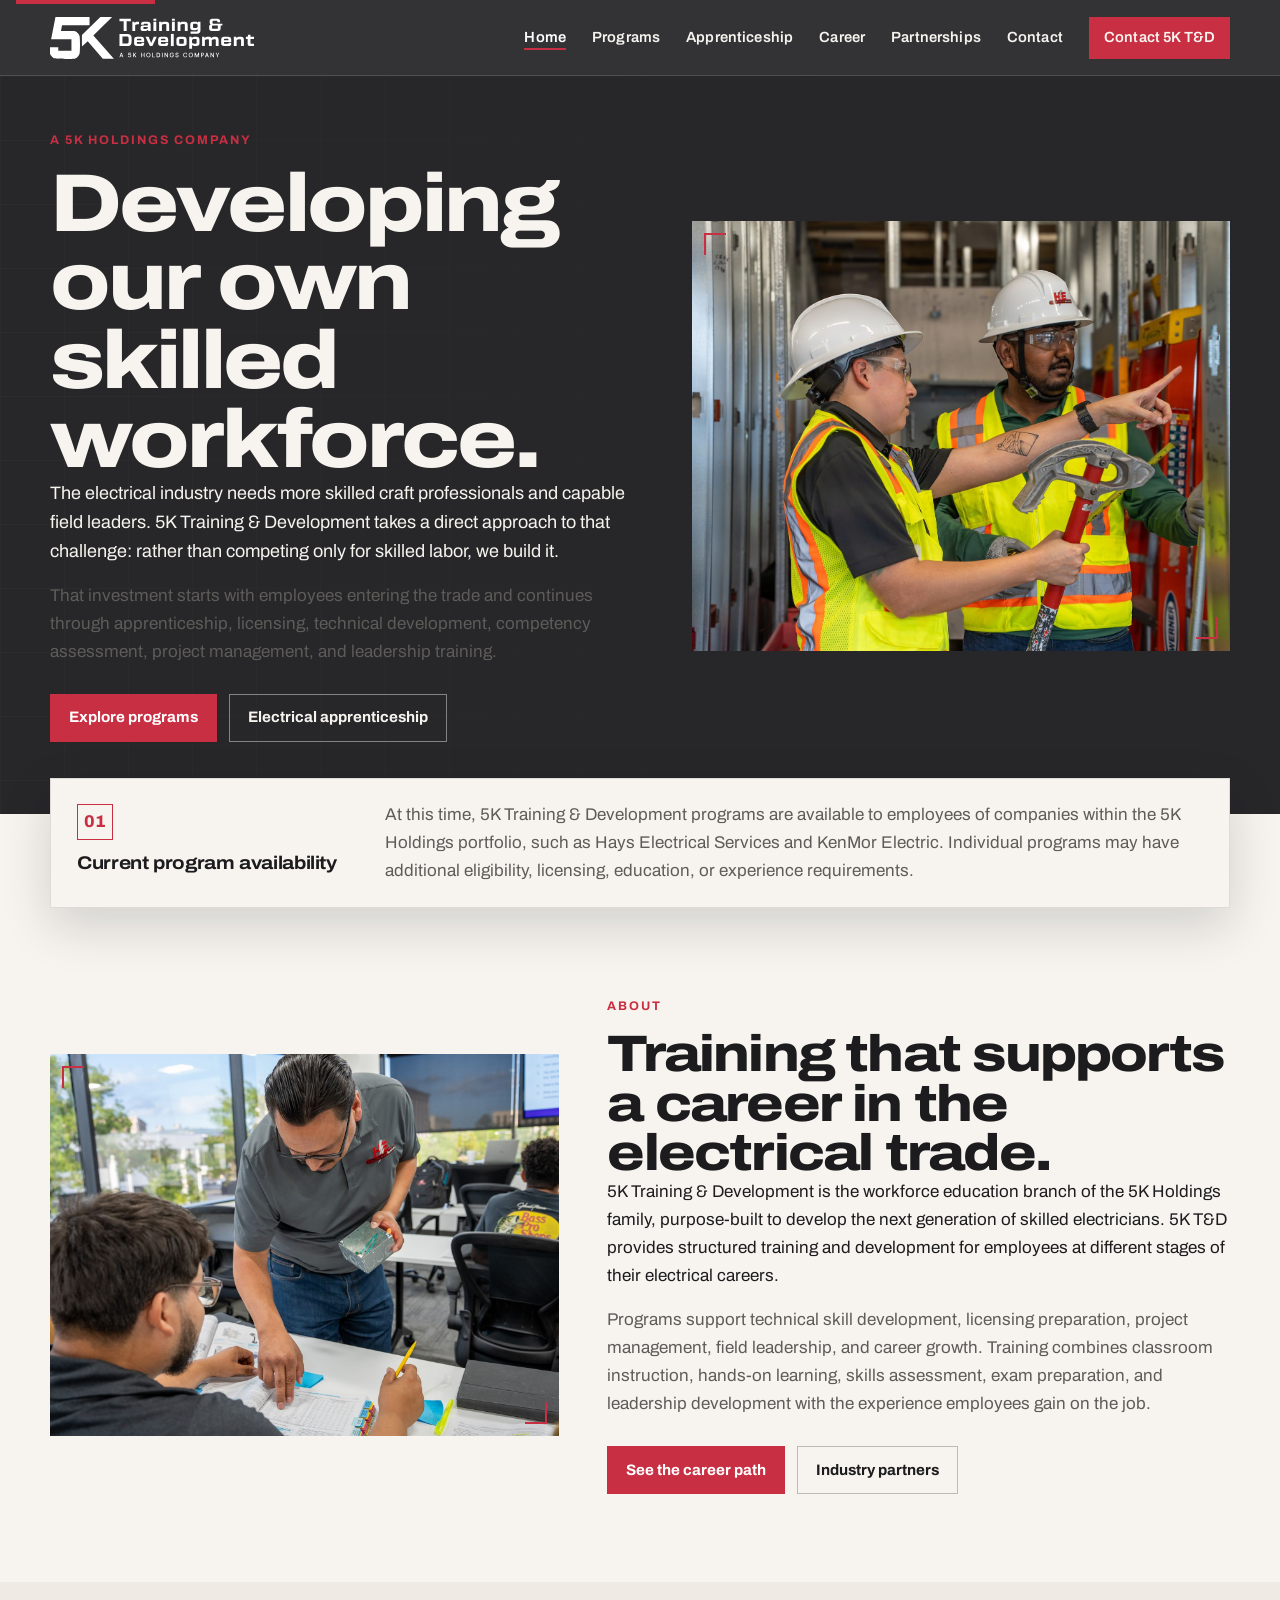
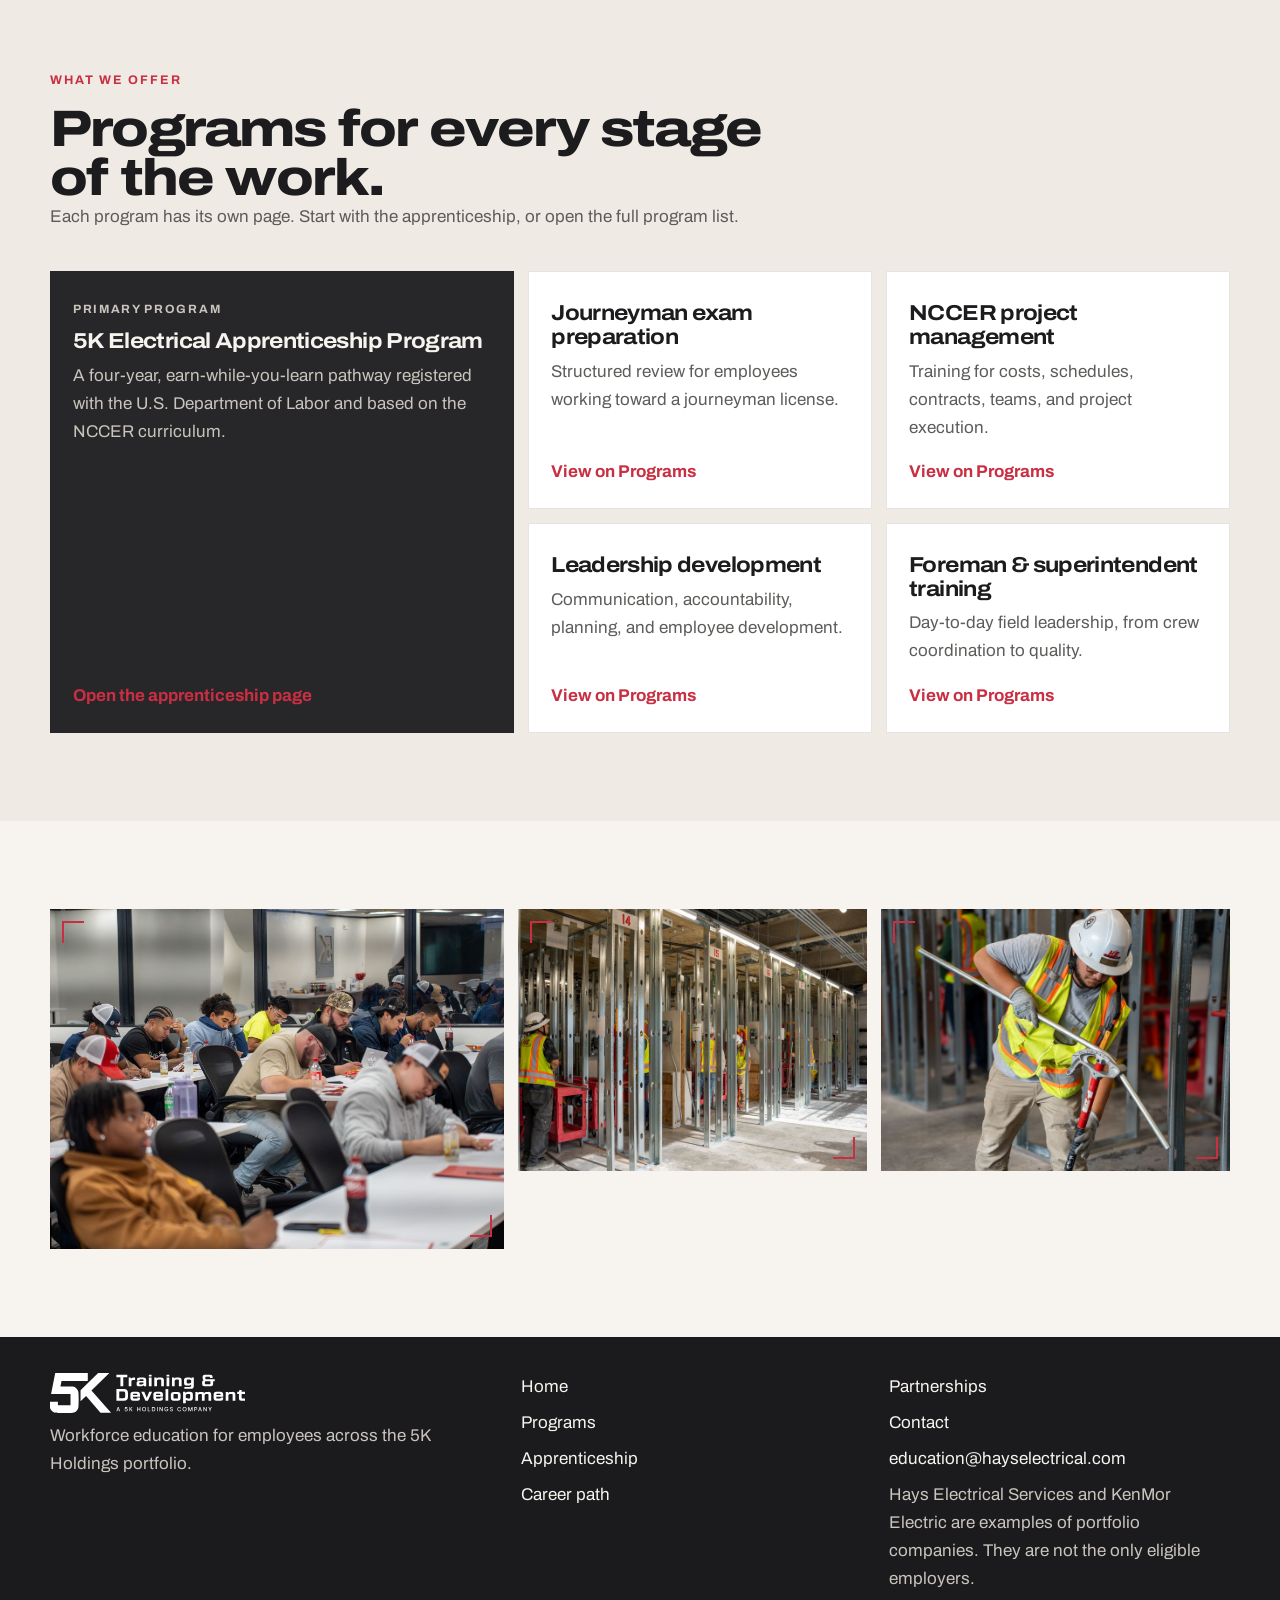
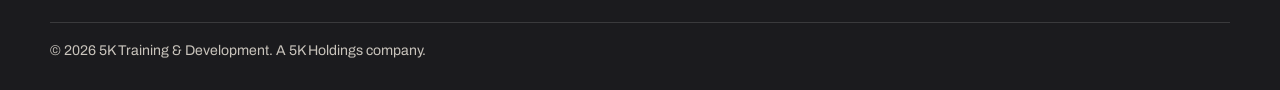
<file: index.html>
<!DOCTYPE html>
<html lang="en">
  <head>
    <meta charset="UTF-8" />
    <meta name="viewport" content="width=device-width, initial-scale=1.0" />
    <title>5K Training &amp; Development | Electrical Workforce Training</title>
    <meta
      name="description"
      content="5K Training &amp; Development provides electrical apprenticeship, licensing preparation, project management certification, leadership development, skills assessment, and competency testing for employees across the 5K Holdings portfolio."
    />
    <meta name="theme-color" content="#27272A" />
    <link rel="icon" href="assets/logo/icon-primary.svg" type="image/svg+xml" />
    <link rel="preconnect" href="https://fonts.googleapis.com" />
    <link rel="preconnect" href="https://fonts.gstatic.com" crossorigin />
    <link
      href="https://fonts.googleapis.com/css2?family=Archivo:ital,wdth,wght@0,75..125,400..800;1,100,400&display=swap"
      rel="stylesheet"
    />
    <link rel="stylesheet" href="css/styles.css" />
  </head>
  <body>
    <a class="skip" href="#main">Skip to content</a>
    <header class="site-header">
      <div class="wrap header-inner">
        <a class="brand" href="index.html" aria-label="5K Training &amp; Development home">
          <img src="assets/logo/logo-white.svg" alt="5K Training &amp; Development" />
        </a>
        <button class="nav-toggle" type="button" aria-expanded="false" aria-controls="site-nav" aria-label="Menu">
          <span></span>
        </button>
        <nav id="site-nav" class="nav" aria-label="Primary">
          <a href="index.html" aria-current="page">Home</a>
          <a href="programs.html">Programs</a>
          <a href="apprenticeship.html">Apprenticeship</a>
          <a href="career.html">Career</a>
          <a href="partnerships.html">Partnerships</a>
          <a href="contact.html">Contact</a>
          <a class="btn btn-primary header-cta" href="contact.html">Contact 5K T&amp;D</a>
        </nav>
      </div>
    </header>

    <main id="main">
      <section class="hero">
        <div class="wrap hero-grid">
          <div class="hero-copy reveal">
            <p class="eyebrow">A 5K Holdings company</p>
            <h1 class="display">Developing our own skilled workforce.</h1>
            <p class="lede">
              The electrical industry needs more skilled craft professionals and capable field leaders.
              5K Training &amp; Development takes a direct approach to that challenge: rather than competing
              only for skilled labor, we build it.
            </p>
            <p class="muted">
              That investment starts with employees entering the trade and continues through apprenticeship,
              licensing, technical development, competency assessment, project management, and leadership training.
            </p>
            <div class="actions">
              <a class="btn btn-primary" href="programs.html">Explore programs</a>
              <a class="btn btn-ghost" href="apprenticeship.html">Electrical apprenticeship</a>
            </div>
          </div>
          <figure class="frame reveal reveal-delay">
            <img
              src="assets/photos/mentorship.jpg"
              alt="An instructor points out a detail while an apprentice holds a conduit bender in the training lab."
            />
            <figcaption class="frame-cap"><span>Lab instruction</span><span>Hands-on</span></figcaption>
          </figure>
        </div>
      </section>

      <div class="availability">
        <div class="wrap">
          <aside class="availability-card" aria-label="Current program availability">
            <div>
              <div class="mark" aria-hidden="true">01</div>
              <strong>Current program availability</strong>
            </div>
            <p>
              At this time, 5K Training &amp; Development programs are available to employees of companies
              within the 5K Holdings portfolio, such as Hays Electrical Services and KenMor Electric.
              Individual programs may have additional eligibility, licensing, education, or experience requirements.
            </p>
          </aside>
        </div>
      </div>

      <section class="section section-warm">
        <div class="wrap split reverse">
          <figure class="frame">
            <img
              src="assets/photos/classroom-instruction.jpg"
              alt="An instructor reviews course material with employees at a classroom table."
            />
            <figcaption class="frame-cap"><span>Classroom</span><span>Instruction</span></figcaption>
          </figure>
          <div>
            <p class="eyebrow">About</p>
            <h2 class="display">Training that supports a career in the electrical trade.</h2>
            <p>
              5K Training &amp; Development is the workforce education branch of the 5K Holdings family,
              purpose-built to develop the next generation of skilled electricians. 5K T&amp;D provides
              structured training and development for employees at different stages of their electrical careers.
            </p>
            <p class="muted">
              Programs support technical skill development, licensing preparation, project management, field
              leadership, and career growth. Training combines classroom instruction, hands-on learning, skills
              assessment, exam preparation, and leadership development with the experience employees gain on the job.
            </p>
            <div class="actions">
              <a class="btn btn-primary" href="career.html">See the career path</a>
              <a class="btn btn-ghost-dark" href="partnerships.html">Industry partners</a>
            </div>
          </div>
        </div>
      </section>

      <section class="section section-stone">
        <div class="wrap">
          <div class="section-head">
            <p class="eyebrow">What we offer</p>
            <h2 class="display">Programs for every stage of the work.</h2>
            <p class="muted">
              Each program has its own page. Start with the apprenticeship, or open the full program list.
            </p>
          </div>
          <div class="route-grid">
            <a class="route route-feature" href="apprenticeship.html">
              <div>
                <p class="tag">Primary program</p>
                <strong>5K Electrical Apprenticeship Program</strong>
                <p>A four-year, earn-while-you-learn pathway registered with the U.S. Department of Labor and based on the NCCER curriculum.</p>
              </div>
              <em>Open the apprenticeship page</em>
            </a>
            <a class="route" href="programs.html#journeyman">
              <div>
                <strong>Journeyman exam preparation</strong>
                <p>Structured review for employees working toward a journeyman license.</p>
              </div>
              <em>View on Programs</em>
            </a>
            <a class="route" href="programs.html#project-management">
              <div>
                <strong>NCCER project management</strong>
                <p>Training for costs, schedules, contracts, teams, and project execution.</p>
              </div>
              <em>View on Programs</em>
            </a>
            <a class="route" href="programs.html#leadership">
              <div>
                <strong>Leadership development</strong>
                <p>Communication, accountability, planning, and employee development.</p>
              </div>
              <em>View on Programs</em>
            </a>
            <a class="route" href="programs.html#foreman">
              <div>
                <strong>Foreman &amp; superintendent training</strong>
                <p>Day-to-day field leadership, from crew coordination to quality.</p>
              </div>
              <em>View on Programs</em>
            </a>
          </div>
        </div>
      </section>

      <section class="section section-warm">
        <div class="wrap">
          <div class="photo-row">
            <figure class="frame">
              <img src="assets/photos/classroom-group.jpg" alt="Employees working through course material in a classroom." />
              <figcaption class="frame-cap"><span>Classroom</span><span>Course work</span></figcaption>
            </figure>
            <figure class="frame">
              <img src="assets/photos/lab-bays.jpg" alt="Numbered training bays where employees practice electrical installations." />
              <figcaption class="frame-cap"><span>Lab</span><span>Practice bays</span></figcaption>
            </figure>
            <figure class="frame">
              <img src="assets/photos/conduit-bend.jpg" alt="An employee bends conduit with a hand bender in the training lab." />
              <figcaption class="frame-cap"><span>Skill</span><span>Conduit bending</span></figcaption>
            </figure>
          </div>
        </div>
      </section>
    </main>

    <footer class="site-footer">
      <div class="wrap footer-grid">
        <div>
          <img src="assets/logo/logo-white.svg" alt="5K Training &amp; Development" />
          <p>Workforce education for employees across the 5K Holdings portfolio.</p>
        </div>
        <div class="footer-links">
          <a href="index.html">Home</a>
          <a href="programs.html">Programs</a>
          <a href="apprenticeship.html">Apprenticeship</a>
          <a href="career.html">Career path</a>
        </div>
        <div class="footer-links">
          <a href="partnerships.html">Partnerships</a>
          <a href="contact.html">Contact</a>
          <a href="mailto:education@hayselectrical.com">education@hayselectrical.com</a>
          <span>Hays Electrical Services and KenMor Electric are examples of portfolio companies. They are not the only eligible employers.</span>
        </div>
      </div>
      <div class="wrap">
        <p class="legal">© 2026 5K Training &amp; Development. A 5K Holdings company.</p>
      </div>
    </footer>
    <script src="js/site.js"></script>
  </body>
</html>
</file>
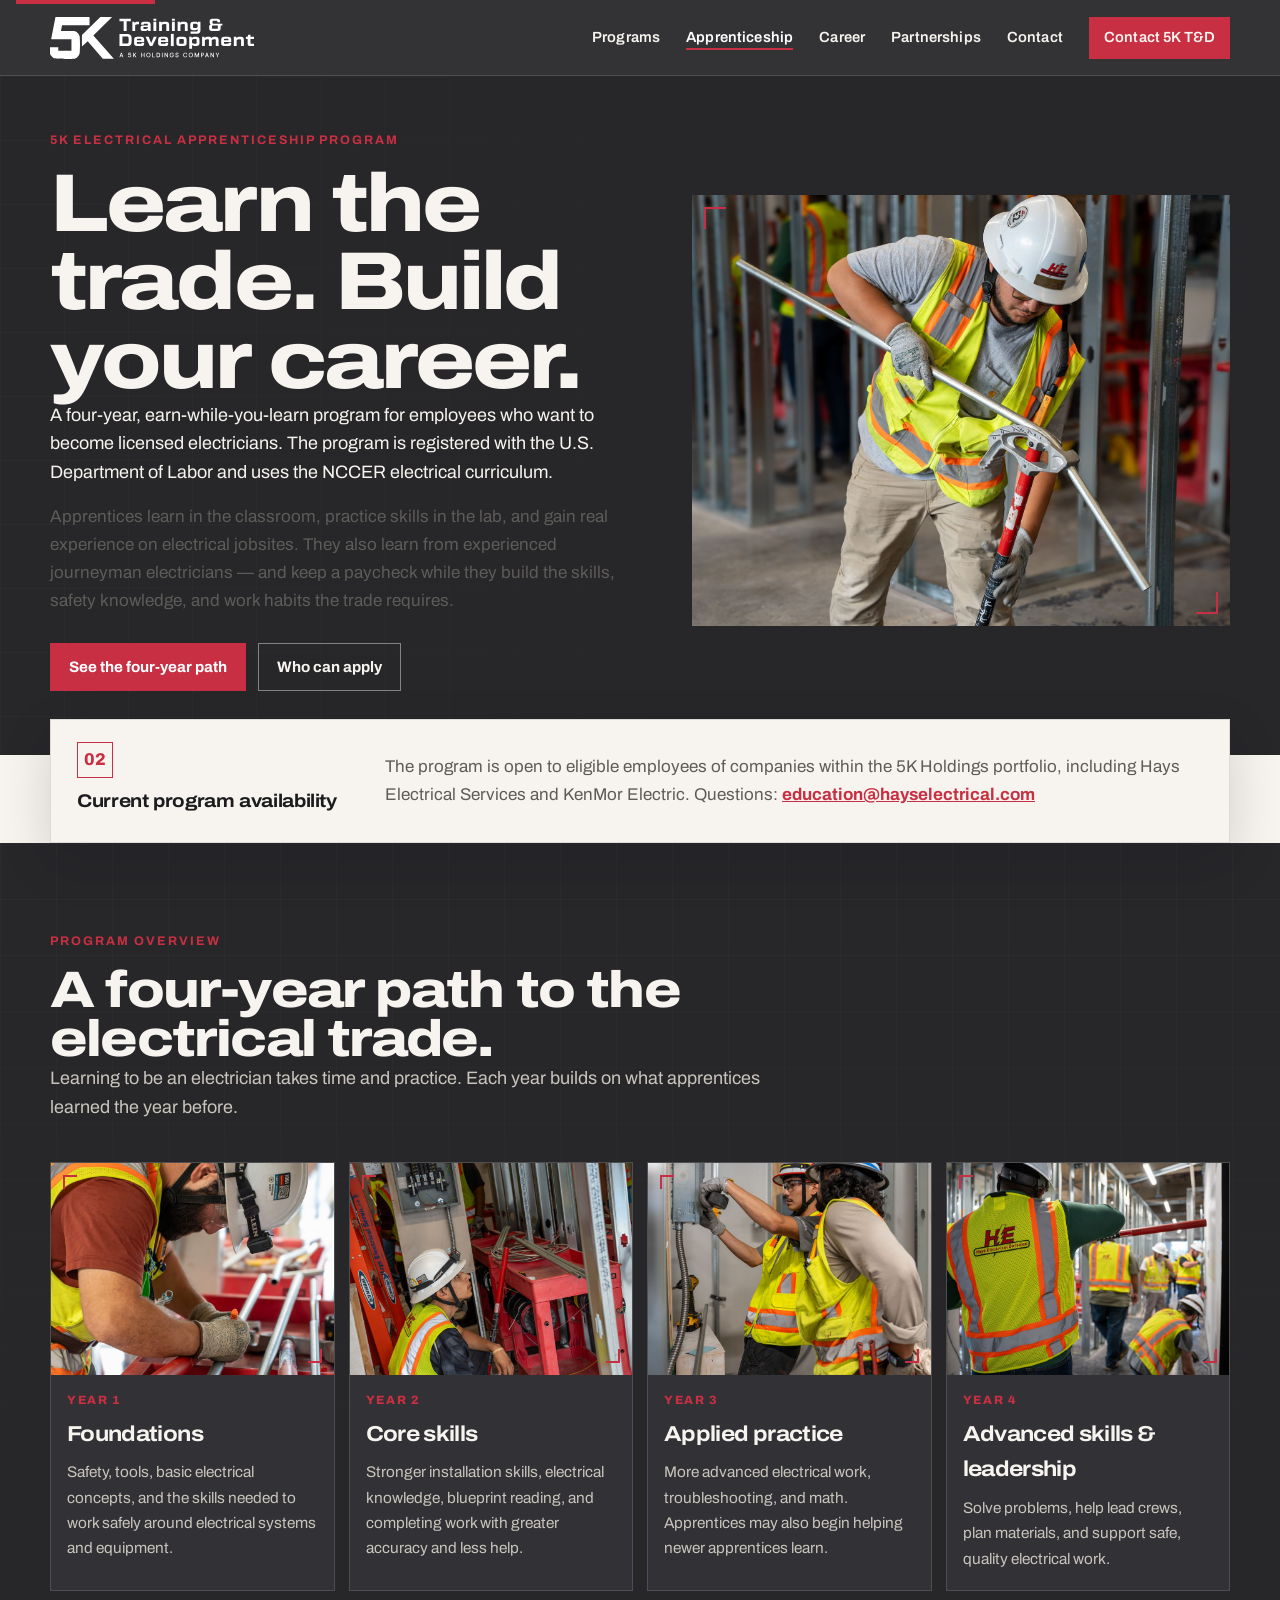
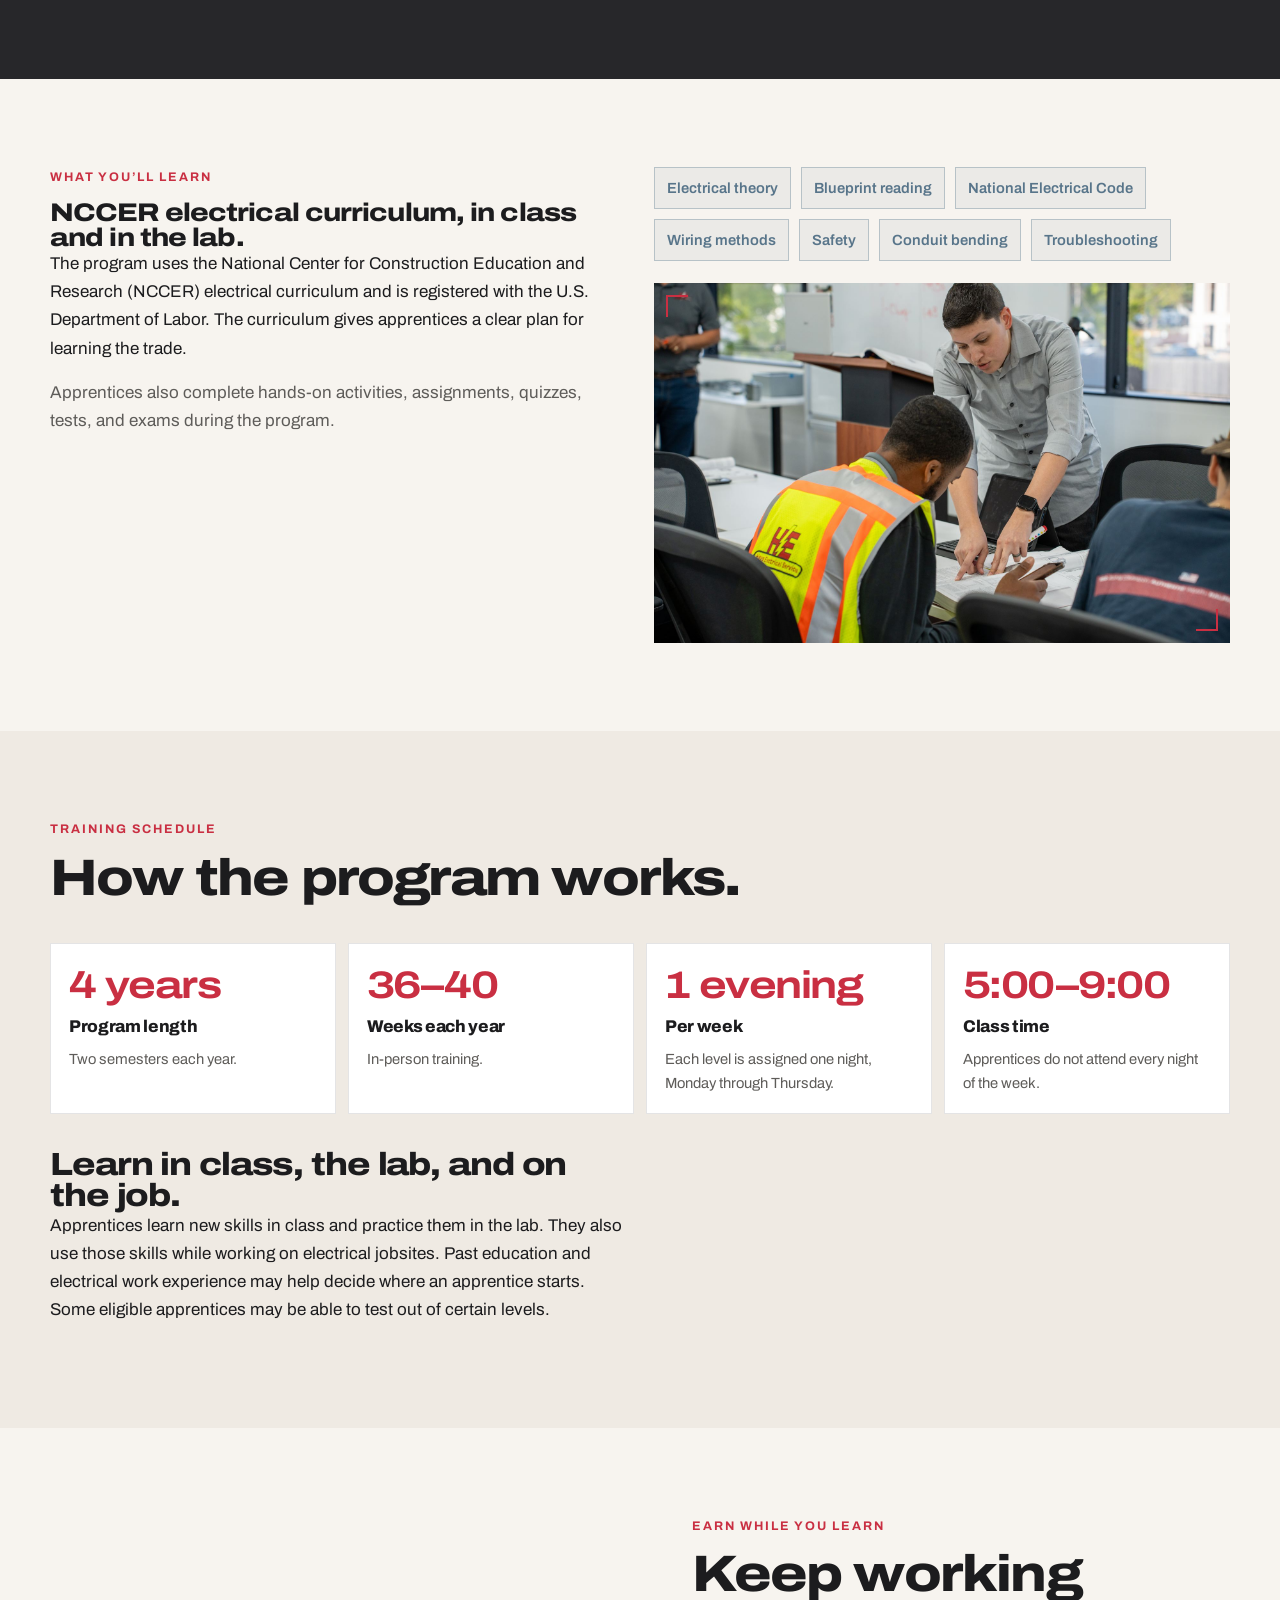
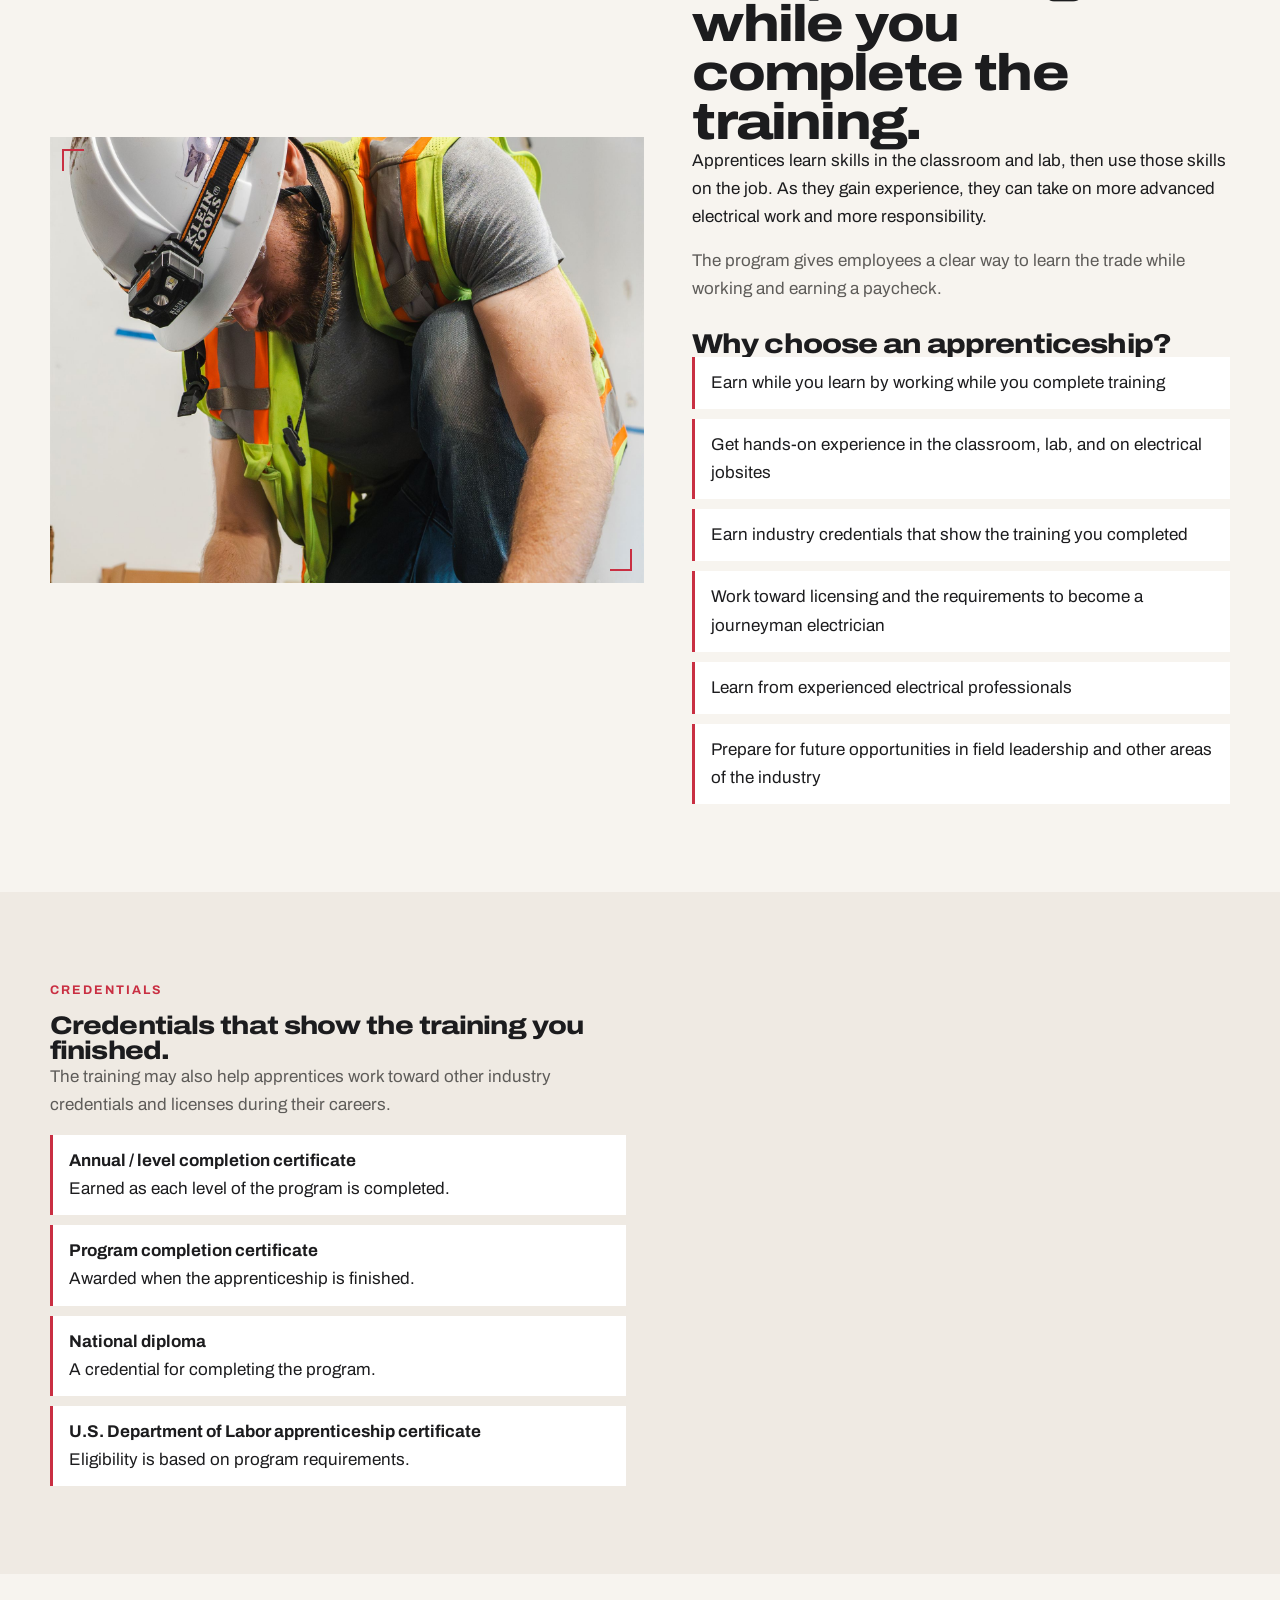
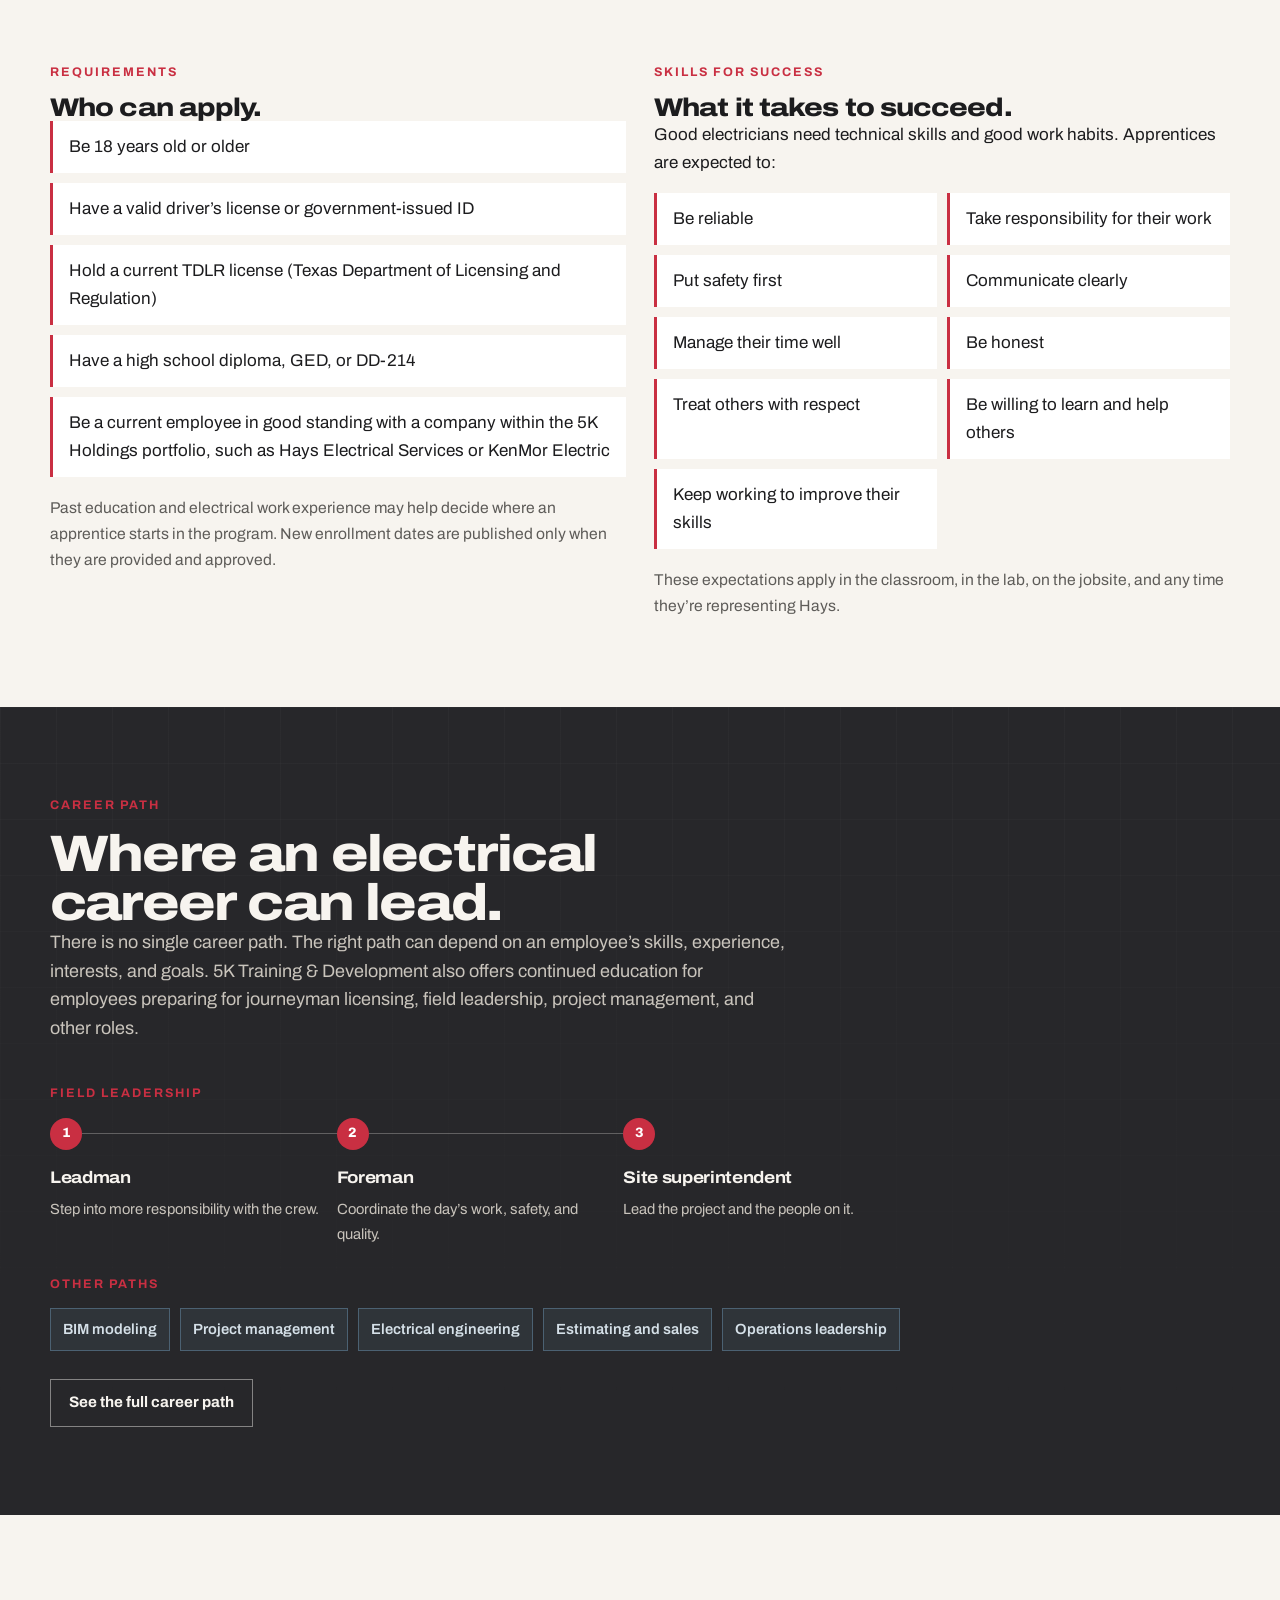
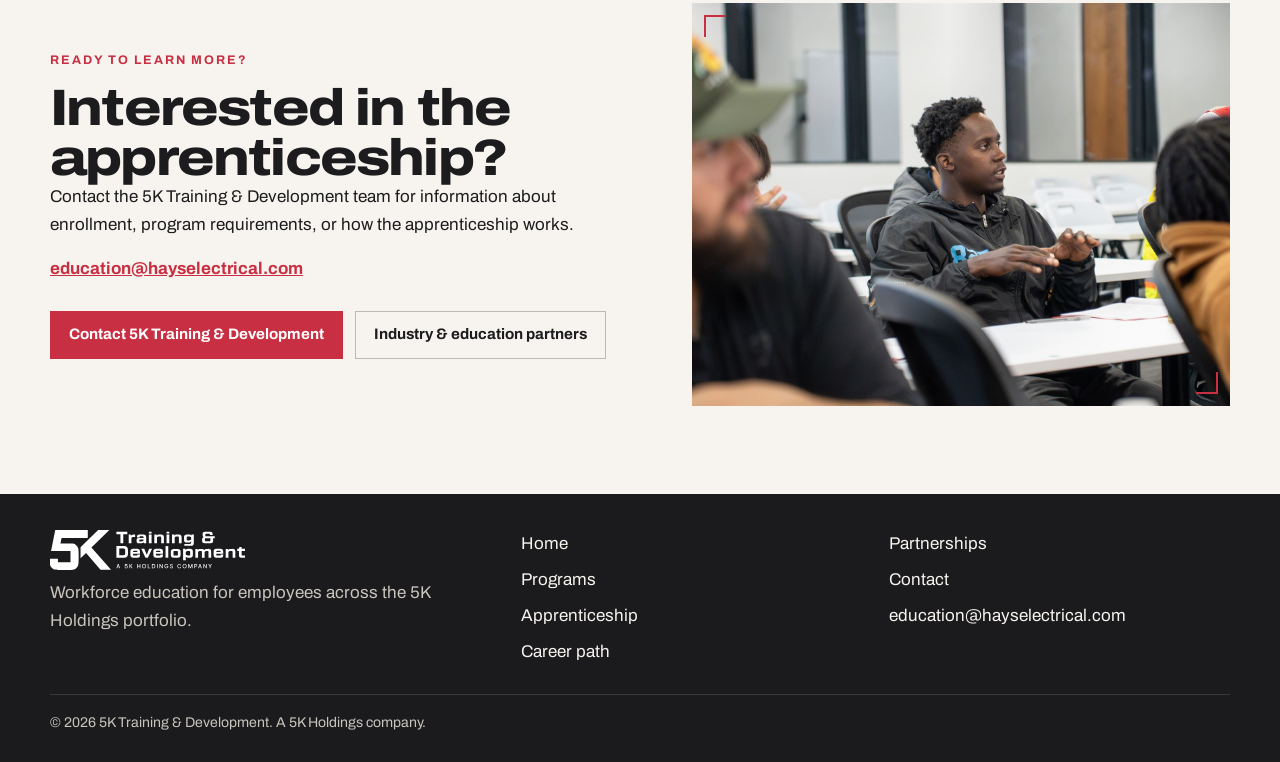
<file: apprenticeship.html>
<!DOCTYPE html>
<html lang="en">
  <head>
    <meta charset="UTF-8" />
    <meta name="viewport" content="width=device-width, initial-scale=1.0" />
    <title>5K Electrical Apprenticeship Program | 5K Training &amp; Development</title>
    <meta
      name="description"
      content="Learn about the four-year 5K Electrical Apprenticeship Program for eligible employees. Apprentices use the NCCER electrical curriculum and learn through classroom training, hands-on practice, and real jobsite experience."
    />
    <meta name="theme-color" content="#27272A" />
    <link rel="icon" href="assets/logo/icon-primary.svg" type="image/svg+xml" />
    <link rel="preconnect" href="https://fonts.googleapis.com" />
    <link rel="preconnect" href="https://fonts.gstatic.com" crossorigin />
    <link
      href="https://fonts.googleapis.com/css2?family=Archivo:ital,wdth,wght@0,75..125,400..800;1,100,400&display=swap"
      rel="stylesheet"
    />
    <link rel="stylesheet" href="css/styles.css" />
  </head>
  <body>
    <a class="skip" href="#main">Skip to content</a>
    <header class="site-header">
      <div class="wrap header-inner">
        <a class="brand" href="index.html" aria-label="5K Training &amp; Development home">
          <img src="assets/logo/logo-white.svg" alt="5K Training &amp; Development" />
        </a>
        <button class="nav-toggle" type="button" aria-expanded="false" aria-controls="site-nav" aria-label="Menu">
          <span></span>
        </button>
        <nav id="site-nav" class="nav" aria-label="Primary">
          <a href="programs.html">Programs</a>
          <a href="apprenticeship.html" aria-current="page">Apprenticeship</a>
          <a href="career.html">Career</a>
          <a href="partnerships.html">Partnerships</a>
          <a href="contact.html">Contact</a>
          <a class="btn btn-primary header-cta" href="contact.html?topic=5K%20Electrical%20Apprenticeship%20Program">Contact 5K T&amp;D</a>
        </nav>
      </div>
    </header>

    <main id="main">
      <section class="hero page-hero">
        <div class="wrap hero-grid">
          <div class="hero-copy reveal">
            <p class="eyebrow">5K Electrical Apprenticeship Program</p>
            <h1 class="display">Learn the trade. Build your career.</h1>
            <p class="lede">
              A four-year, earn-while-you-learn program for employees who want to become licensed electricians.
              The program is registered with the U.S. Department of Labor and uses the NCCER electrical curriculum.
            </p>
            <p class="muted">
              Apprentices learn in the classroom, practice skills in the lab, and gain real experience on electrical
              jobsites. They also learn from experienced journeyman electricians — and keep a paycheck while they build
              the skills, safety knowledge, and work habits the trade requires.
            </p>
            <div class="actions">
              <a class="btn btn-primary" href="#path">See the four-year path</a>
              <a class="btn btn-ghost" href="#requirements">Who can apply</a>
            </div>
          </div>
          <figure class="frame reveal reveal-delay">
            <img
              src="assets/photos/conduit-bend.jpg"
              alt="An apprentice bends electrical conduit during hands-on lab training."
            />
            <figcaption class="frame-cap"><span>Year path</span><span>Earn while you learn</span></figcaption>
          </figure>
        </div>
      </section>

      <div class="availability">
        <div class="wrap">
          <aside class="availability-card">
            <div>
              <div class="mark" aria-hidden="true">02</div>
              <strong>Current program availability</strong>
            </div>
            <p>
              The program is open to eligible employees of companies within the 5K Holdings portfolio, including
              Hays Electrical Services and KenMor Electric. Questions:
              <a href="mailto:education@hayselectrical.com">education@hayselectrical.com</a>
            </p>
          </aside>
        </div>
      </div>

      <section class="section section-graphite on-dark" id="path">
        <div class="wrap">
          <div class="section-head">
            <p class="eyebrow">Program overview</p>
            <h2 class="display">A four-year path to the electrical trade.</h2>
            <p class="lede">
              Learning to be an electrician takes time and practice. Each year builds on what apprentices learned
              the year before.
            </p>
          </div>
          <div class="year-grid">
            <article class="year-card">
              <figure class="frame">
                <img src="assets/photos/mark-conduit.jpg" alt="An apprentice marks conduit on a fabrication table." style="object-position: center 30%" />
              </figure>
              <div class="year-body">
                <div class="label">Year 1</div>
                <h3>Foundations</h3>
                <p>Safety, tools, basic electrical concepts, and the skills needed to work safely around electrical systems and equipment.</p>
              </div>
            </article>
            <article class="year-card">
              <figure class="frame">
                <img src="assets/photos/panel-work.jpg" alt="An apprentice measures and reviews work beside an electrical panel." style="object-position: center 35%" />
              </figure>
              <div class="year-body">
                <div class="label">Year 2</div>
                <h3>Core skills</h3>
                <p>Stronger installation skills, electrical knowledge, blueprint reading, and completing work with greater accuracy and less help.</p>
              </div>
            </article>
            <article class="year-card">
              <figure class="frame">
                <img src="assets/photos/install-box.jpg" alt="Two employees install an electrical box while a third observes." style="object-position: center 40%" />
              </figure>
              <div class="year-body">
                <div class="label">Year 3</div>
                <h3>Applied practice</h3>
                <p>More advanced electrical work, troubleshooting, and math. Apprentices may also begin helping newer apprentices learn.</p>
              </div>
            </article>
            <article class="year-card">
              <figure class="frame">
                <img src="assets/photos/crew-lab.jpg" alt="A crew lead watches apprentices practice installations in the training lab." />
              </figure>
              <div class="year-body">
                <div class="label">Year 4</div>
                <h3>Advanced skills &amp; leadership</h3>
                <p>Solve problems, help lead crews, plan materials, and support safe, quality electrical work.</p>
              </div>
            </article>
          </div>
        </div>
      </section>

      <section class="section section-warm" id="curriculum">
        <div class="wrap learn-grid">
          <div>
            <p class="eyebrow">What you’ll learn</p>
            <h2 class="display">NCCER electrical curriculum, in class and in the lab.</h2>
            <p>
              The program uses the National Center for Construction Education and Research (NCCER) electrical
              curriculum and is registered with the U.S. Department of Labor. The curriculum gives apprentices a
              clear plan for learning the trade.
            </p>
            <p class="muted">
              Apprentices also complete hands-on activities, assignments, quizzes, tests, and exams during the program.
            </p>
          </div>
          <div>
            <div class="chips" aria-label="Curriculum topics">
              <span class="chip">Electrical theory</span>
              <span class="chip">Blueprint reading</span>
              <span class="chip">National Electrical Code</span>
              <span class="chip">Wiring methods</span>
              <span class="chip">Safety</span>
              <span class="chip">Conduit bending</span>
              <span class="chip">Troubleshooting</span>
            </div>
            <figure class="frame" style="margin-top: 22px; aspect-ratio: 16 / 10">
              <img
                src="assets/photos/plans-review.jpg"
                alt="An instructor reviews drawings with an employee during class."
              />
            </figure>
          </div>
        </div>
      </section>

      <section class="section section-stone" id="schedule">
        <div class="wrap">
          <div class="section-head">
            <p class="eyebrow">Training schedule</p>
            <h2 class="display">How the program works.</h2>
          </div>
          <div class="stats">
            <article class="stat">
              <b>4 years</b>
              <span>Program length</span>
              <small>Two semesters each year.</small>
            </article>
            <article class="stat">
              <b>36–40</b>
              <span>Weeks each year</span>
              <small>In-person training.</small>
            </article>
            <article class="stat">
              <b>1 evening</b>
              <span>Per week</span>
              <small>Each level is assigned one night, Monday through Thursday.</small>
            </article>
            <article class="stat">
              <b>5:00–9:00</b>
              <span>Class time</span>
              <small>Apprentices do not attend every night of the week.</small>
            </article>
          </div>
          <div class="two" style="margin-top: 36px">
            <div>
              <h3 class="display" style="font-size: 2rem">Learn in class, the lab, and on the job.</h3>
              <p>
                Apprentices learn new skills in class and practice them in the lab. They also use those skills while
                working on electrical jobsites. Past education and electrical work experience may help decide where
                an apprentice starts. Some eligible apprentices may be able to test out of certain levels.
              </p>
            </div>
            <figure class="frame">
              <img
                src="assets/photos/lab-stations.jpg"
                alt="Apprentices work at separate lab stations with conduit, carts, and panels."
              />
            </figure>
          </div>
        </div>
      </section>

      <section class="section section-warm">
        <div class="wrap split">
          <figure class="frame">
            <img
              src="assets/photos/measure-conduit.jpg"
              alt="An apprentice measures and marks conduit on the floor of the training space."
              style="object-position: center 20%"
            />
          </figure>
          <div>
            <p class="eyebrow">Earn while you learn</p>
            <h2 class="display">Keep working while you complete the training.</h2>
            <p>
              Apprentices learn skills in the classroom and lab, then use those skills on the job. As they gain
              experience, they can take on more advanced electrical work and more responsibility.
            </p>
            <p class="muted">
              The program gives employees a clear way to learn the trade while working and earning a paycheck.
            </p>
            <h3 class="display" style="font-size: 1.7rem; margin-top: 28px">Why choose an apprenticeship?</h3>
            <ul class="check">
              <li>Earn while you learn by working while you complete training</li>
              <li>Get hands-on experience in the classroom, lab, and on electrical jobsites</li>
              <li>Earn industry credentials that show the training you completed</li>
              <li>Work toward licensing and the requirements to become a journeyman electrician</li>
              <li>Learn from experienced electrical professionals</li>
              <li>Prepare for future opportunities in field leadership and other areas of the industry</li>
            </ul>
          </div>
        </div>
      </section>

      <section class="section section-stone" id="credentials">
        <div class="wrap two">
          <div>
            <p class="eyebrow">Credentials</p>
            <h2 class="display">Credentials that show the training you finished.</h2>
            <p class="muted">
              The training may also help apprentices work toward other industry credentials and licenses during their careers.
            </p>
            <ul class="cred-list">
              <li><strong>Annual / level completion certificate</strong> Earned as each level of the program is completed.</li>
              <li><strong>Program completion certificate</strong> Awarded when the apprenticeship is finished.</li>
              <li><strong>National diploma</strong> A credential for completing the program.</li>
              <li><strong>U.S. Department of Labor apprenticeship certificate</strong> Eligibility is based on program requirements.</li>
            </ul>
          </div>
          <figure class="frame">
            <img
              src="assets/photos/instructor.jpg"
              alt="An instructor teaches from the front of the classroom beside a lesson on conductors and bonding."
            />
          </figure>
        </div>
      </section>

      <section class="section section-warm" id="requirements">
        <div class="wrap two">
          <div>
            <p class="eyebrow">Requirements</p>
            <h2 class="display">Who can apply.</h2>
            <ul class="check">
              <li>Be 18 years old or older</li>
              <li>Have a valid driver’s license or government-issued ID</li>
              <li>Hold a current TDLR license (Texas Department of Licensing and Regulation)</li>
              <li>Have a high school diploma, GED, or DD-214</li>
              <li>Be a current employee in good standing with a company within the 5K Holdings portfolio, such as Hays Electrical Services or KenMor Electric</li>
            </ul>
            <p class="note">
              Past education and electrical work experience may help decide where an apprentice starts in the program.
              New enrollment dates are published only when they are provided and approved.
            </p>
          </div>
          <div>
            <p class="eyebrow">Skills for success</p>
            <h2 class="display">What it takes to succeed.</h2>
            <p>Good electricians need technical skills and good work habits. Apprentices are expected to:</p>
            <ul class="habit-list">
              <li>Be reliable</li>
              <li>Take responsibility for their work</li>
              <li>Put safety first</li>
              <li>Communicate clearly</li>
              <li>Manage their time well</li>
              <li>Be honest</li>
              <li>Treat others with respect</li>
              <li>Be willing to learn and help others</li>
              <li>Keep working to improve their skills</li>
            </ul>
            <p class="note">
              These expectations apply in the classroom, in the lab, on the jobsite, and any time they’re representing Hays.
            </p>
          </div>
        </div>
      </section>

      <section class="section section-graphite on-dark" id="career">
        <div class="wrap">
          <div class="section-head">
            <p class="eyebrow">Career path</p>
            <h2 class="display">Where an electrical career can lead.</h2>
            <p class="lede">
              There is no single career path. The right path can depend on an employee’s skills, experience,
              interests, and goals. 5K Training &amp; Development also offers continued education for employees
              preparing for journeyman licensing, field leadership, project management, and other roles.
            </p>
          </div>
          <p class="eyebrow">Field leadership</p>
          <div class="path path-short" aria-label="Field leadership roles">
            <article class="path-step">
              <div class="year-no">1</div>
              <h3>Leadman</h3>
              <p>Step into more responsibility with the crew.</p>
            </article>
            <article class="path-step">
              <div class="year-no">2</div>
              <h3>Foreman</h3>
              <p>Coordinate the day’s work, safety, and quality.</p>
            </article>
            <article class="path-step">
              <div class="year-no">3</div>
              <h3>Site superintendent</h3>
              <p>Lead the project and the people on it.</p>
            </article>
          </div>
          <p class="eyebrow">Other paths</p>
          <div class="chips">
            <span class="chip">BIM modeling</span>
            <span class="chip">Project management</span>
            <span class="chip">Electrical engineering</span>
            <span class="chip">Estimating and sales</span>
            <span class="chip">Operations leadership</span>
          </div>
          <div class="actions">
            <a class="btn btn-ghost" href="career.html">See the full career path</a>
          </div>
        </div>
      </section>

      <section class="section section-warm">
        <div class="wrap split">
          <div>
            <p class="eyebrow">Ready to learn more?</p>
            <h2 class="display">Interested in the apprenticeship?</h2>
            <p>
              Contact the 5K Training &amp; Development team for information about enrollment, program requirements,
              or how the apprenticeship works.
            </p>
            <p class="direct"><a href="mailto:education@hayselectrical.com">education@hayselectrical.com</a></p>
            <div class="actions">
              <a class="btn btn-primary" href="contact.html?topic=5K%20Electrical%20Apprenticeship%20Program">Contact 5K Training &amp; Development</a>
              <a class="btn btn-ghost-dark" href="partnerships.html">Industry &amp; education partners</a>
            </div>
          </div>
          <figure class="frame">
            <img
              src="assets/photos/classroom-discussion.jpg"
              alt="Employees in discussion during a classroom session."
            />
          </figure>
        </div>
      </section>
    </main>

    <footer class="site-footer">
      <div class="wrap footer-grid">
        <div>
          <img src="assets/logo/logo-white.svg" alt="5K Training &amp; Development" />
          <p>Workforce education for employees across the 5K Holdings portfolio.</p>
        </div>
        <div class="footer-links">
          <a href="index.html">Home</a>
          <a href="programs.html">Programs</a>
          <a href="apprenticeship.html">Apprenticeship</a>
          <a href="career.html">Career path</a>
        </div>
        <div class="footer-links">
          <a href="partnerships.html">Partnerships</a>
          <a href="contact.html">Contact</a>
          <a href="mailto:education@hayselectrical.com">education@hayselectrical.com</a>
        </div>
      </div>
      <div class="wrap">
        <p class="legal">© 2026 5K Training &amp; Development. A 5K Holdings company.</p>
      </div>
    </footer>
    <script src="js/site.js"></script>
  </body>
</html>
</file>
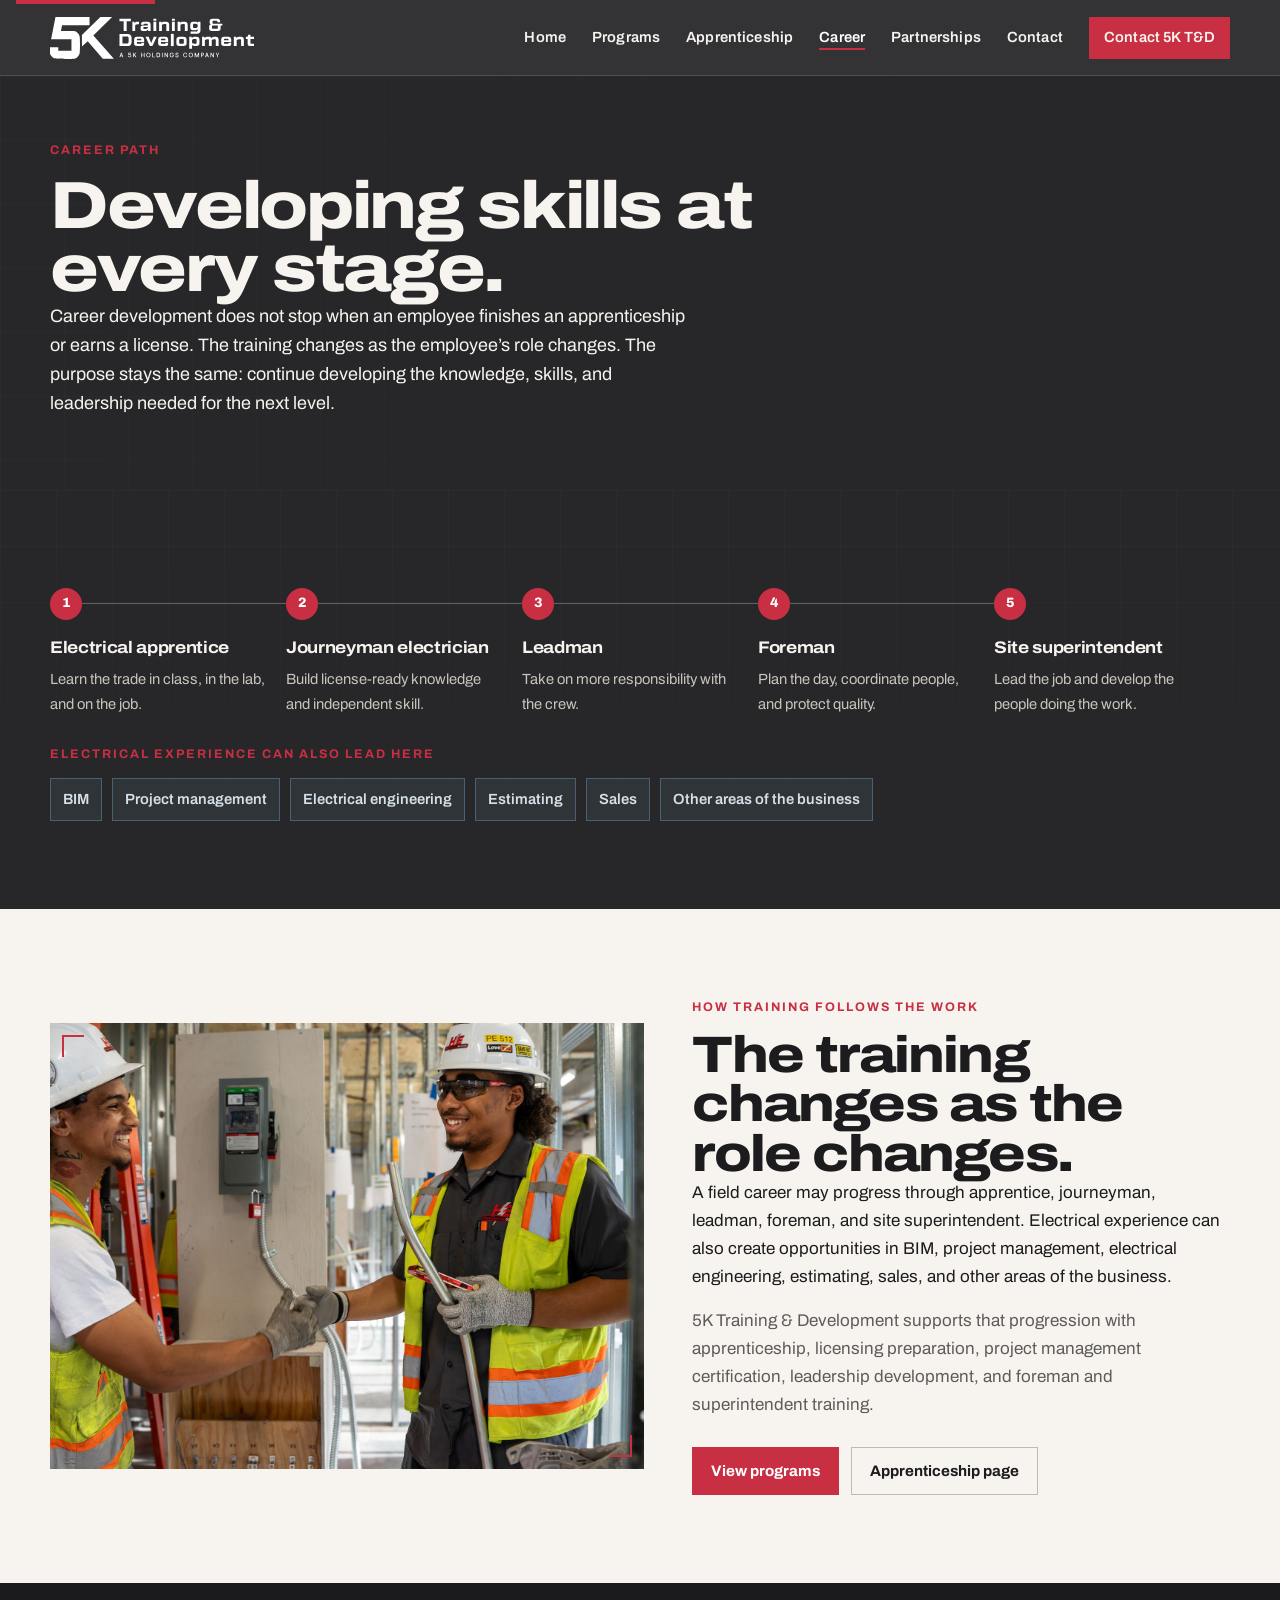
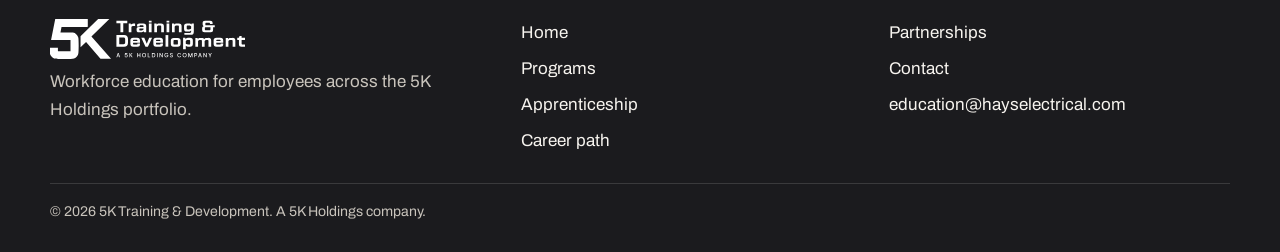
<file: career.html>
<!DOCTYPE html>
<html lang="en">
  <head>
    <meta charset="UTF-8" />
    <meta name="viewport" content="width=device-width, initial-scale=1.0" />
    <title>Career Path | 5K Training &amp; Development</title>
    <meta
      name="description"
      content="How training at 5K Training &amp; Development supports a field career from apprentice to superintendent, and into BIM, project management, engineering, estimating, and sales."
    />
    <meta name="theme-color" content="#27272A" />
    <link rel="icon" href="assets/logo/icon-primary.svg" type="image/svg+xml" />
    <link rel="preconnect" href="https://fonts.googleapis.com" />
    <link rel="preconnect" href="https://fonts.gstatic.com" crossorigin />
    <link
      href="https://fonts.googleapis.com/css2?family=Archivo:ital,wdth,wght@0,75..125,400..800;1,100,400&display=swap"
      rel="stylesheet"
    />
    <link rel="stylesheet" href="css/styles.css" />
  </head>
  <body>
    <a class="skip" href="#main">Skip to content</a>
    <header class="site-header">
      <div class="wrap header-inner">
        <a class="brand" href="index.html" aria-label="5K Training &amp; Development home">
          <img src="assets/logo/logo-white.svg" alt="5K Training &amp; Development" />
        </a>
        <button class="nav-toggle" type="button" aria-expanded="false" aria-controls="site-nav" aria-label="Menu">
          <span></span>
        </button>
        <nav id="site-nav" class="nav" aria-label="Primary">
          <a href="index.html">Home</a>
          <a href="programs.html">Programs</a>
          <a href="apprenticeship.html">Apprenticeship</a>
          <a href="career.html" aria-current="page">Career</a>
          <a href="partnerships.html">Partnerships</a>
          <a href="contact.html">Contact</a>
          <a class="btn btn-primary header-cta" href="contact.html">Contact 5K T&amp;D</a>
        </nav>
      </div>
    </header>

    <main id="main">
      <section class="page-banner">
        <div class="wrap">
          <p class="eyebrow">Career path</p>
          <h1 class="display">Developing skills at every stage.</h1>
          <p class="lede">
            Career development does not stop when an employee finishes an apprenticeship or earns a license.
            The training changes as the employee’s role changes. The purpose stays the same: continue developing
            the knowledge, skills, and leadership needed for the next level.
          </p>
        </div>
      </section>

      <section class="section section-graphite on-dark">
        <div class="wrap">
          <div class="path" aria-label="Field career progression">
            <article class="path-step">
              <div class="year-no">1</div>
              <h3>Electrical apprentice</h3>
              <p>Learn the trade in class, in the lab, and on the job.</p>
            </article>
            <article class="path-step">
              <div class="year-no">2</div>
              <h3>Journeyman electrician</h3>
              <p>Build license-ready knowledge and independent skill.</p>
            </article>
            <article class="path-step">
              <div class="year-no">3</div>
              <h3>Leadman</h3>
              <p>Take on more responsibility with the crew.</p>
            </article>
            <article class="path-step">
              <div class="year-no">4</div>
              <h3>Foreman</h3>
              <p>Plan the day, coordinate people, and protect quality.</p>
            </article>
            <article class="path-step">
              <div class="year-no">5</div>
              <h3>Site superintendent</h3>
              <p>Lead the job and develop the people doing the work.</p>
            </article>
          </div>
          <p class="eyebrow">Electrical experience can also lead here</p>
          <div class="chips">
            <span class="chip">BIM</span>
            <span class="chip">Project management</span>
            <span class="chip">Electrical engineering</span>
            <span class="chip">Estimating</span>
            <span class="chip">Sales</span>
            <span class="chip">Other areas of the business</span>
          </div>
        </div>
      </section>

      <section class="section section-warm">
        <div class="wrap split">
          <figure class="frame">
            <img
              src="assets/photos/panel-handshake.jpg"
              alt="Two employees shake hands beside a completed electrical panel in the training lab."
            />
          </figure>
          <div>
            <p class="eyebrow">How training follows the work</p>
            <h2 class="display">The training changes as the role changes.</h2>
            <p>
              A field career may progress through apprentice, journeyman, leadman, foreman, and site superintendent.
              Electrical experience can also create opportunities in BIM, project management, electrical engineering,
              estimating, sales, and other areas of the business.
            </p>
            <p class="muted">
              5K Training &amp; Development supports that progression with apprenticeship, licensing preparation,
              project management certification, leadership development, and foreman and superintendent training.
            </p>
            <div class="actions">
              <a class="btn btn-primary" href="programs.html">View programs</a>
              <a class="btn btn-ghost-dark" href="apprenticeship.html">Apprenticeship page</a>
            </div>
          </div>
        </div>
      </section>
    </main>

    <footer class="site-footer">
      <div class="wrap footer-grid">
        <div>
          <img src="assets/logo/logo-white.svg" alt="5K Training &amp; Development" />
          <p>Workforce education for employees across the 5K Holdings portfolio.</p>
        </div>
        <div class="footer-links">
          <a href="index.html">Home</a>
          <a href="programs.html">Programs</a>
          <a href="apprenticeship.html">Apprenticeship</a>
          <a href="career.html">Career path</a>
        </div>
        <div class="footer-links">
          <a href="partnerships.html">Partnerships</a>
          <a href="contact.html">Contact</a>
          <a href="mailto:education@hayselectrical.com">education@hayselectrical.com</a>
        </div>
      </div>
      <div class="wrap">
        <p class="legal">© 2026 5K Training &amp; Development. A 5K Holdings company.</p>
      </div>
    </footer>
    <script src="js/site.js"></script>
  </body>
</html>
</file>
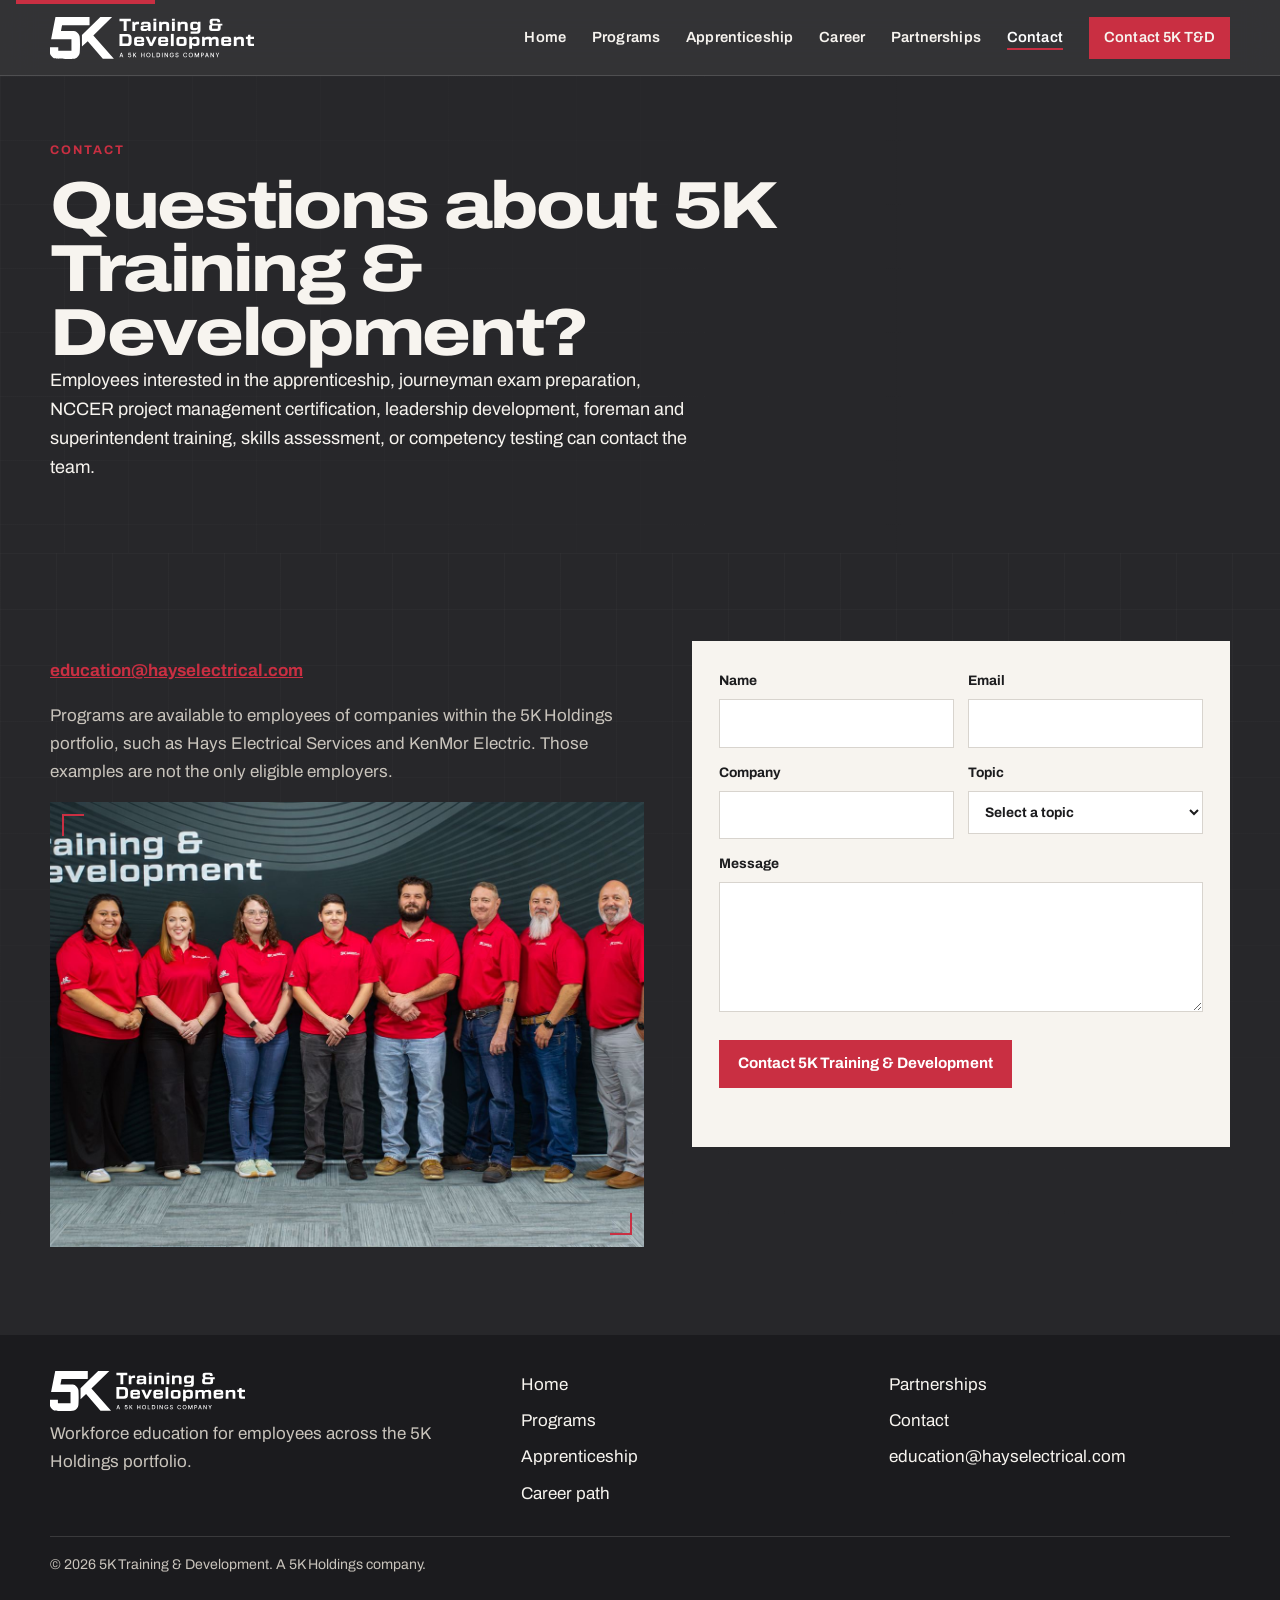
<file: contact.html>
<!DOCTYPE html>
<html lang="en">
  <head>
    <meta charset="UTF-8" />
    <meta name="viewport" content="width=device-width, initial-scale=1.0" />
    <title>Contact | 5K Training &amp; Development</title>
    <meta
      name="description"
      content="Contact 5K Training &amp; Development at education@hayselectrical.com about apprenticeship, licensing preparation, project management, leadership, and field training."
    />
    <meta name="theme-color" content="#27272A" />
    <link rel="icon" href="assets/logo/icon-primary.svg" type="image/svg+xml" />
    <link rel="preconnect" href="https://fonts.googleapis.com" />
    <link rel="preconnect" href="https://fonts.gstatic.com" crossorigin />
    <link
      href="https://fonts.googleapis.com/css2?family=Archivo:ital,wdth,wght@0,75..125,400..800;1,100,400&display=swap"
      rel="stylesheet"
    />
    <link rel="stylesheet" href="css/styles.css" />
  </head>
  <body>
    <a class="skip" href="#main">Skip to content</a>
    <header class="site-header">
      <div class="wrap header-inner">
        <a class="brand" href="index.html" aria-label="5K Training &amp; Development home">
          <img src="assets/logo/logo-white.svg" alt="5K Training &amp; Development" />
        </a>
        <button class="nav-toggle" type="button" aria-expanded="false" aria-controls="site-nav" aria-label="Menu">
          <span></span>
        </button>
        <nav id="site-nav" class="nav" aria-label="Primary">
          <a href="index.html">Home</a>
          <a href="programs.html">Programs</a>
          <a href="apprenticeship.html">Apprenticeship</a>
          <a href="career.html">Career</a>
          <a href="partnerships.html">Partnerships</a>
          <a href="contact.html" aria-current="page">Contact</a>
          <a class="btn btn-primary header-cta" href="contact.html">Contact 5K T&amp;D</a>
        </nav>
      </div>
    </header>

    <main id="main">
      <section class="page-banner">
        <div class="wrap">
          <p class="eyebrow">Contact</p>
          <h1 class="display">Questions about 5K Training &amp; Development?</h1>
          <p class="lede">
            Employees interested in the apprenticeship, journeyman exam preparation, NCCER project management
            certification, leadership development, foreman and superintendent training, skills assessment, or
            competency testing can contact the team.
          </p>
        </div>
      </section>

      <section class="section section-graphite on-dark">
        <div class="wrap contact-grid">
          <div class="contact-copy">
            <p class="direct"><a href="mailto:education@hayselectrical.com">education@hayselectrical.com</a></p>
            <p class="muted">
              Programs are available to employees of companies within the 5K Holdings portfolio, such as Hays
              Electrical Services and KenMor Electric. Those examples are not the only eligible employers.
            </p>
            <figure class="frame">
              <img
                src="assets/photos/team.jpg"
                alt="The 5K Training &amp; Development team standing together in front of the company backdrop."
              />
            </figure>
          </div>
          <form class="contact-card" id="contact-form">
            <div class="form-grid">
              <label class="field">
                Name
                <input type="text" name="name" autocomplete="name" required maxlength="80" />
              </label>
              <label class="field">
                Email
                <input type="email" name="email" autocomplete="email" required maxlength="120" />
              </label>
              <label class="field">
                Company
                <input type="text" name="company" autocomplete="organization" maxlength="80" />
              </label>
              <label class="field">
                Topic
                <select id="topic" name="topic" required>
                  <option value="">Select a topic</option>
                  <option>5K Electrical Apprenticeship Program</option>
                  <option>Journeyman Exam Preparation</option>
                  <option>NCCER Project Management Certification</option>
                  <option>Leadership Development</option>
                  <option>Foreman &amp; Superintendent Training</option>
                  <option>Skills Assessment or Competency Testing</option>
                  <option>General question</option>
                </select>
              </label>
              <label class="field full">
                Message
                <textarea name="message" required maxlength="2000"></textarea>
              </label>
            </div>
            <div class="actions">
              <button class="btn btn-primary" type="submit">Contact 5K Training &amp; Development</button>
            </div>
            <p class="form-status" id="form-status" role="status"></p>
          </form>
        </div>
      </section>
    </main>

    <footer class="site-footer">
      <div class="wrap footer-grid">
        <div>
          <img src="assets/logo/logo-white.svg" alt="5K Training &amp; Development" />
          <p>Workforce education for employees across the 5K Holdings portfolio.</p>
        </div>
        <div class="footer-links">
          <a href="index.html">Home</a>
          <a href="programs.html">Programs</a>
          <a href="apprenticeship.html">Apprenticeship</a>
          <a href="career.html">Career path</a>
        </div>
        <div class="footer-links">
          <a href="partnerships.html">Partnerships</a>
          <a href="contact.html">Contact</a>
          <a href="mailto:education@hayselectrical.com">education@hayselectrical.com</a>
        </div>
      </div>
      <div class="wrap">
        <p class="legal">© 2026 5K Training &amp; Development. A 5K Holdings company.</p>
      </div>
    </footer>
    <script src="js/site.js"></script>
  </body>
</html>
</file>
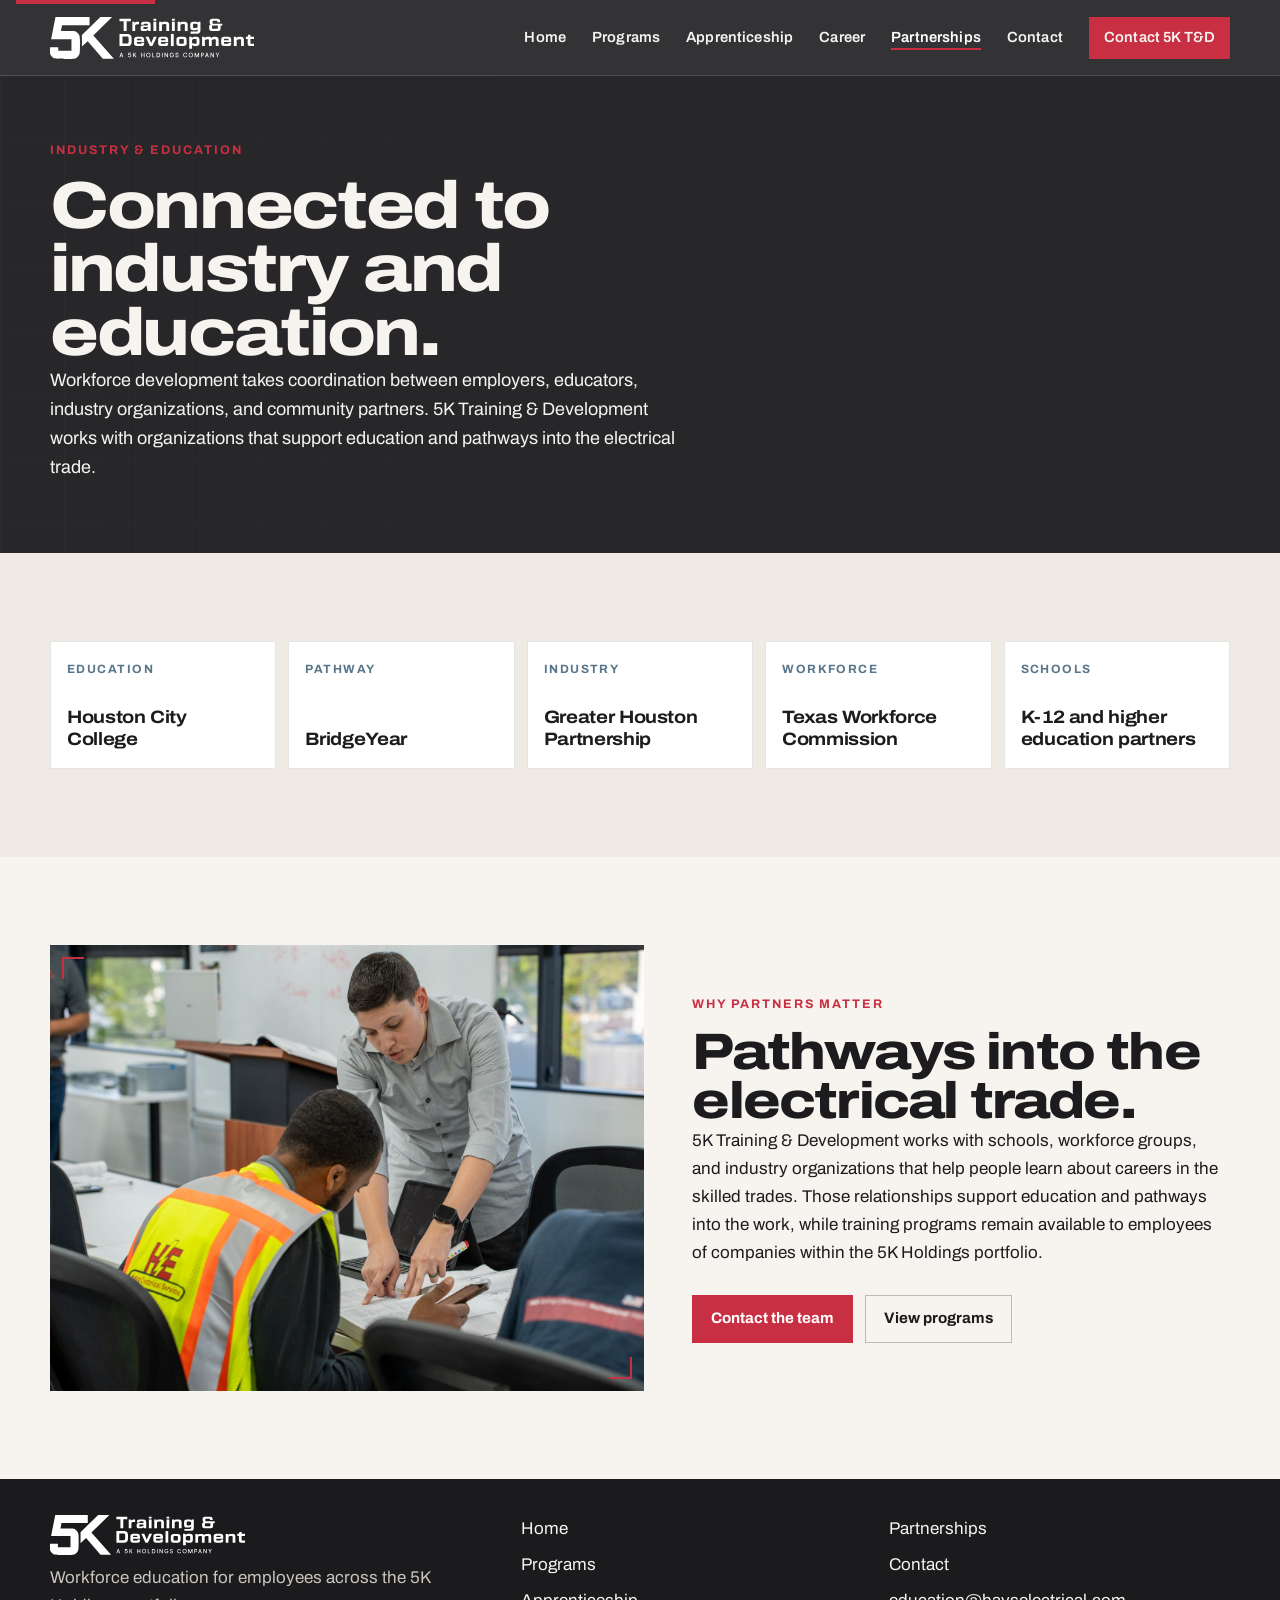
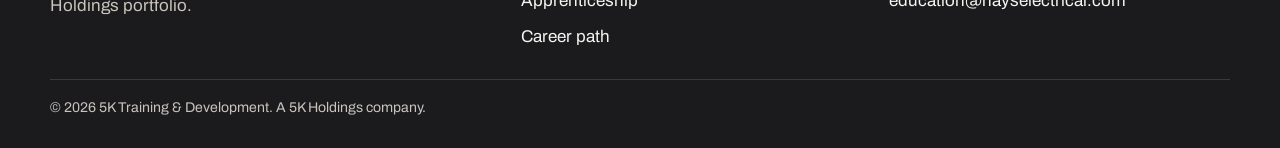
<file: partnerships.html>
<!DOCTYPE html>
<html lang="en">
  <head>
    <meta charset="UTF-8" />
    <meta name="viewport" content="width=device-width, initial-scale=1.0" />
    <title>Partnerships | 5K Training &amp; Development</title>
    <meta
      name="description"
      content="5K Training &amp; Development works with Houston City College, BridgeYear, the Greater Houston Partnership, the Texas Workforce Commission, and K-12 and higher education partners."
    />
    <meta name="theme-color" content="#27272A" />
    <link rel="icon" href="assets/logo/icon-primary.svg" type="image/svg+xml" />
    <link rel="preconnect" href="https://fonts.googleapis.com" />
    <link rel="preconnect" href="https://fonts.gstatic.com" crossorigin />
    <link
      href="https://fonts.googleapis.com/css2?family=Archivo:ital,wdth,wght@0,75..125,400..800;1,100,400&display=swap"
      rel="stylesheet"
    />
    <link rel="stylesheet" href="css/styles.css" />
  </head>
  <body>
    <a class="skip" href="#main">Skip to content</a>
    <header class="site-header">
      <div class="wrap header-inner">
        <a class="brand" href="index.html" aria-label="5K Training &amp; Development home">
          <img src="assets/logo/logo-white.svg" alt="5K Training &amp; Development" />
        </a>
        <button class="nav-toggle" type="button" aria-expanded="false" aria-controls="site-nav" aria-label="Menu">
          <span></span>
        </button>
        <nav id="site-nav" class="nav" aria-label="Primary">
          <a href="index.html">Home</a>
          <a href="programs.html">Programs</a>
          <a href="apprenticeship.html">Apprenticeship</a>
          <a href="career.html">Career</a>
          <a href="partnerships.html" aria-current="page">Partnerships</a>
          <a href="contact.html">Contact</a>
          <a class="btn btn-primary header-cta" href="contact.html">Contact 5K T&amp;D</a>
        </nav>
      </div>
    </header>

    <main id="main">
      <section class="page-banner">
        <div class="wrap">
          <p class="eyebrow">Industry &amp; education</p>
          <h1 class="display">Connected to industry and education.</h1>
          <p class="lede">
            Workforce development takes coordination between employers, educators, industry organizations, and
            community partners. 5K Training &amp; Development works with organizations that support education and
            pathways into the electrical trade.
          </p>
        </div>
      </section>

      <section class="section section-stone">
        <div class="wrap">
          <div class="partners">
            <article class="partner"><span>Education</span><strong>Houston City College</strong></article>
            <article class="partner"><span>Pathway</span><strong>BridgeYear</strong></article>
            <article class="partner"><span>Industry</span><strong>Greater Houston Partnership</strong></article>
            <article class="partner"><span>Workforce</span><strong>Texas Workforce Commission</strong></article>
            <article class="partner"><span>Schools</span><strong>K-12 and higher education partners</strong></article>
          </div>
        </div>
      </section>

      <section class="section section-warm">
        <div class="wrap split">
          <figure class="frame">
            <img
              src="assets/photos/plans-review.jpg"
              alt="An instructor reviews drawings with an employee during class."
            />
          </figure>
          <div>
            <p class="eyebrow">Why partners matter</p>
            <h2 class="display">Pathways into the electrical trade.</h2>
            <p>
              5K Training &amp; Development works with schools, workforce groups, and industry organizations that
              help people learn about careers in the skilled trades. Those relationships support education and
              pathways into the work, while training programs remain available to employees of companies within
              the 5K Holdings portfolio.
            </p>
            <div class="actions">
              <a class="btn btn-primary" href="contact.html?topic=General%20question">Contact the team</a>
              <a class="btn btn-ghost-dark" href="programs.html">View programs</a>
            </div>
          </div>
        </div>
      </section>
    </main>

    <footer class="site-footer">
      <div class="wrap footer-grid">
        <div>
          <img src="assets/logo/logo-white.svg" alt="5K Training &amp; Development" />
          <p>Workforce education for employees across the 5K Holdings portfolio.</p>
        </div>
        <div class="footer-links">
          <a href="index.html">Home</a>
          <a href="programs.html">Programs</a>
          <a href="apprenticeship.html">Apprenticeship</a>
          <a href="career.html">Career path</a>
        </div>
        <div class="footer-links">
          <a href="partnerships.html">Partnerships</a>
          <a href="contact.html">Contact</a>
          <a href="mailto:education@hayselectrical.com">education@hayselectrical.com</a>
        </div>
      </div>
      <div class="wrap">
        <p class="legal">© 2026 5K Training &amp; Development. A 5K Holdings company.</p>
      </div>
    </footer>
    <script src="js/site.js"></script>
  </body>
</html>
</file>
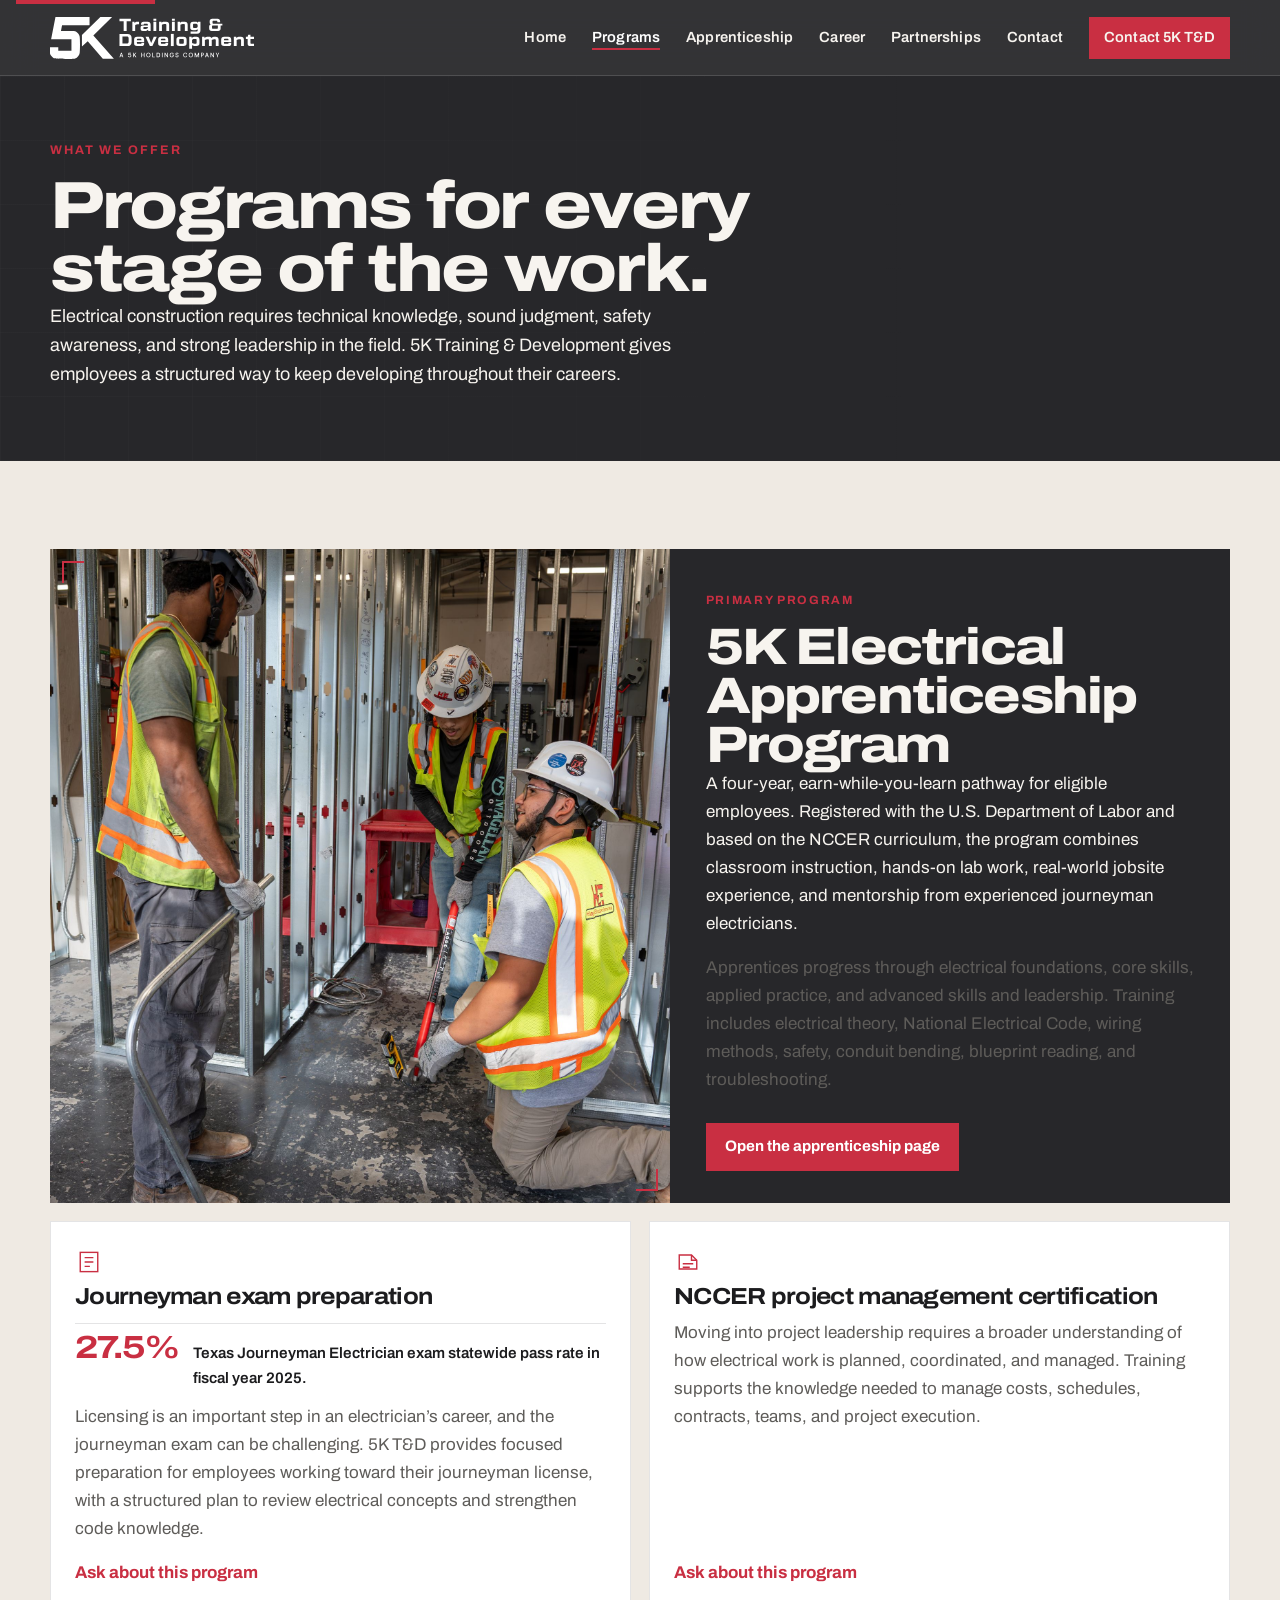
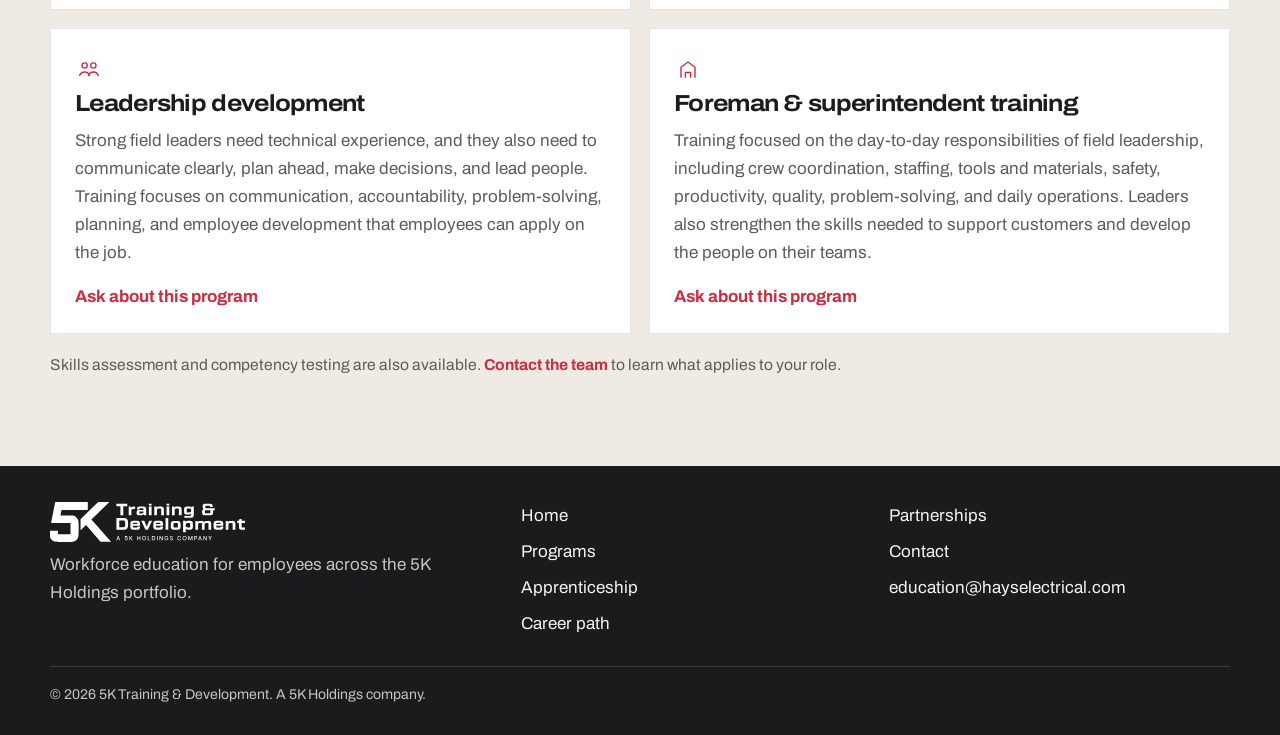
<file: programs.html>
<!DOCTYPE html>
<html lang="en">
  <head>
    <meta charset="UTF-8" />
    <meta name="viewport" content="width=device-width, initial-scale=1.0" />
    <title>Programs | 5K Training &amp; Development</title>
    <meta
      name="description"
      content="Electrical apprenticeship, journeyman exam preparation, NCCER project management certification, leadership development, and foreman and superintendent training for 5K Holdings employees."
    />
    <meta name="theme-color" content="#27272A" />
    <link rel="icon" href="assets/logo/icon-primary.svg" type="image/svg+xml" />
    <link rel="preconnect" href="https://fonts.googleapis.com" />
    <link rel="preconnect" href="https://fonts.gstatic.com" crossorigin />
    <link
      href="https://fonts.googleapis.com/css2?family=Archivo:ital,wdth,wght@0,75..125,400..800;1,100,400&display=swap"
      rel="stylesheet"
    />
    <link rel="stylesheet" href="css/styles.css" />
  </head>
  <body>
    <a class="skip" href="#main">Skip to content</a>
    <header class="site-header">
      <div class="wrap header-inner">
        <a class="brand" href="index.html" aria-label="5K Training &amp; Development home">
          <img src="assets/logo/logo-white.svg" alt="5K Training &amp; Development" />
        </a>
        <button class="nav-toggle" type="button" aria-expanded="false" aria-controls="site-nav" aria-label="Menu">
          <span></span>
        </button>
        <nav id="site-nav" class="nav" aria-label="Primary">
          <a href="index.html">Home</a>
          <a href="programs.html" aria-current="page">Programs</a>
          <a href="apprenticeship.html">Apprenticeship</a>
          <a href="career.html">Career</a>
          <a href="partnerships.html">Partnerships</a>
          <a href="contact.html">Contact</a>
          <a class="btn btn-primary header-cta" href="contact.html">Contact 5K T&amp;D</a>
        </nav>
      </div>
    </header>

    <main id="main">
      <section class="page-banner">
        <div class="wrap">
          <p class="eyebrow">What we offer</p>
          <h1 class="display">Programs for every stage of the work.</h1>
          <p class="lede">
            Electrical construction requires technical knowledge, sound judgment, safety awareness, and strong
            leadership in the field. 5K Training &amp; Development gives employees a structured way to keep
            developing throughout their careers.
          </p>
        </div>
      </section>

      <section class="section section-stone">
        <div class="wrap">
          <article class="feature" id="apprenticeship">
            <figure class="frame">
              <img
                src="assets/photos/bay-team.jpg"
                alt="Apprentices practice conduit work together inside a training bay."
              />
            </figure>
            <div class="feature-copy">
              <p class="tag">Primary program</p>
              <h2 class="display">5K Electrical Apprenticeship Program</h2>
              <p>
                A four-year, earn-while-you-learn pathway for eligible employees. Registered with the U.S.
                Department of Labor and based on the NCCER curriculum, the program combines classroom instruction,
                hands-on lab work, real-world jobsite experience, and mentorship from experienced journeyman electricians.
              </p>
              <p class="muted">
                Apprentices progress through electrical foundations, core skills, applied practice, and advanced
                skills and leadership. Training includes electrical theory, National Electrical Code, wiring methods,
                safety, conduit bending, blueprint reading, and troubleshooting.
              </p>
              <div class="actions">
                <a class="btn btn-primary" href="apprenticeship.html">Open the apprenticeship page</a>
              </div>
            </div>
          </article>

          <div class="program-grid">
            <article class="card" id="journeyman">
              <svg class="icon" viewBox="0 0 32 32" aria-hidden="true" fill="none" stroke="currentColor" stroke-width="1.6">
                <rect x="6" y="5" width="20" height="22" />
                <path d="M11 11h10M11 16h10M11 21h6" />
              </svg>
              <h3>Journeyman exam preparation</h3>
              <div class="stat-call">
                <b>27.5%</b>
                <span>Texas Journeyman Electrician exam statewide pass rate in fiscal year 2025.</span>
              </div>
              <p>
                Licensing is an important step in an electrician’s career, and the journeyman exam can be
                challenging. 5K T&amp;D provides focused preparation for employees working toward their journeyman
                license, with a structured plan to review electrical concepts and strengthen code knowledge.
              </p>
              <a class="text-link" href="contact.html?topic=Journeyman%20Exam%20Preparation">Ask about this program</a>
            </article>

            <article class="card" id="project-management">
              <svg class="icon" viewBox="0 0 32 32" aria-hidden="true" fill="none" stroke="currentColor" stroke-width="1.6">
                <path d="M6 24V8h14l6 6v10H6z" />
                <path d="M20 8v6h6M10 18h12M10 22h8" />
              </svg>
              <h3>NCCER project management certification</h3>
              <p>
                Moving into project leadership requires a broader understanding of how electrical work is planned,
                coordinated, and managed. Training supports the knowledge needed to manage costs, schedules,
                contracts, teams, and project execution.
              </p>
              <a class="text-link" href="contact.html?topic=NCCER%20Project%20Management%20Certification">Ask about this program</a>
            </article>

            <article class="card" id="leadership">
              <svg class="icon" viewBox="0 0 32 32" aria-hidden="true" fill="none" stroke="currentColor" stroke-width="1.6">
                <circle cx="11" cy="12" r="3" />
                <circle cx="21" cy="12" r="3" />
                <path d="M5 24c1.2-3 3.2-4.5 6-4.5s4.8 1.5 6 4.5M15 24c1.2-3 3.2-4.5 6-4.5s4.8 1.5 6 4.5" />
              </svg>
              <h3>Leadership development</h3>
              <p>
                Strong field leaders need technical experience, and they also need to communicate clearly, plan
                ahead, make decisions, and lead people. Training focuses on communication, accountability,
                problem-solving, planning, and employee development that employees can apply on the job.
              </p>
              <a class="text-link" href="contact.html?topic=Leadership%20Development">Ask about this program</a>
            </article>

            <article class="card" id="foreman">
              <svg class="icon" viewBox="0 0 32 32" aria-hidden="true" fill="none" stroke="currentColor" stroke-width="1.6">
                <path d="M8 26V14l8-6 8 6v12" />
                <path d="M13 26v-6h6v6" />
              </svg>
              <h3>Foreman &amp; superintendent training</h3>
              <p>
                Training focused on the day-to-day responsibilities of field leadership, including crew coordination,
                staffing, tools and materials, safety, productivity, quality, problem-solving, and daily operations.
                Leaders also strengthen the skills needed to support customers and develop the people on their teams.
              </p>
              <a class="text-link" href="contact.html?topic=Foreman%20%26%20Superintendent%20Training">Ask about this program</a>
            </article>
          </div>
          <p class="note">
            Skills assessment and competency testing are also available.
            <a class="text-link" href="contact.html?topic=Skills%20Assessment%20or%20Competency%20Testing">Contact the team</a>
            to learn what applies to your role.
          </p>
        </div>
      </section>
    </main>

    <footer class="site-footer">
      <div class="wrap footer-grid">
        <div>
          <img src="assets/logo/logo-white.svg" alt="5K Training &amp; Development" />
          <p>Workforce education for employees across the 5K Holdings portfolio.</p>
        </div>
        <div class="footer-links">
          <a href="index.html">Home</a>
          <a href="programs.html">Programs</a>
          <a href="apprenticeship.html">Apprenticeship</a>
          <a href="career.html">Career path</a>
        </div>
        <div class="footer-links">
          <a href="partnerships.html">Partnerships</a>
          <a href="contact.html">Contact</a>
          <a href="mailto:education@hayselectrical.com">education@hayselectrical.com</a>
        </div>
      </div>
      <div class="wrap">
        <p class="legal">© 2026 5K Training &amp; Development. A 5K Holdings company.</p>
      </div>
    </footer>
    <script src="js/site.js"></script>
  </body>
</html>
</file>
<file: css/styles.css>
:root {
  --graphite: #27272a;
  --graphite-deep: #1b1b1e;
  --graphite-raise: #323236;
  --warm: #f7f4ef;
  --warm-deep: #efeae3;
  --crimson: #c92f42;
  --crimson-deep: #a32636;
  --stone: #d8d4ce;
  --denim: #58758a;
  --ink: #1c1c1e;
  --muted: #5e5c59;
  --muted-light: #c9c4bc;
  --line: rgba(39, 39, 42, 0.12);
  --line-light: rgba(247, 244, 239, 0.14);
  --header: 76px;
  --wrap: 1180px;
  --shadow: 0 18px 50px rgba(20, 20, 22, 0.16);
  --font: "Archivo", sans-serif;
}

*,
*::before,
*::after {
  box-sizing: border-box;
}

html {
  scroll-behavior: smooth;
}

[id] {
  scroll-margin-top: calc(var(--header) + 16px);
}

body {
  margin: 0;
  font-family: var(--font);
  font-size: 1.0625rem;
  line-height: 1.65;
  color: var(--ink);
  background: var(--warm);
  text-rendering: optimizeLegibility;
}

img {
  max-width: 100%;
  height: auto;
}

a {
  color: inherit;
}

button,
input,
select,
textarea {
  font: inherit;
}

.skip {
  position: absolute;
  left: 16px;
  top: -40px;
  background: var(--crimson);
  color: white;
  padding: 8px 12px;
  z-index: 100;
}

.skip:focus {
  top: 12px;
}

.wrap {
  width: min(var(--wrap), calc(100% - 40px));
  margin-inline: auto;
}

.display {
  font-stretch: 118%;
  font-weight: 800;
  letter-spacing: -0.035em;
  line-height: 0.96;
  margin: 0;
}

.eyebrow {
  margin: 0 0 14px;
  color: var(--crimson);
  font-size: 0.78rem;
  font-weight: 700;
  letter-spacing: 0.16em;
  text-transform: uppercase;
}

.lede {
  font-size: 1.125rem;
  line-height: 1.6;
}

.muted {
  color: var(--muted);
}

.on-dark .muted,
.on-dark .lede {
  color: var(--muted-light);
}

.section {
  padding: 88px 0;
}

.section-warm {
  background: var(--warm);
}

.section-stone {
  background: var(--warm-deep);
}

.section-graphite {
  background: var(--graphite);
  color: var(--warm);
  position: relative;
}

.section-graphite::before {
  content: "";
  position: absolute;
  inset: 0;
  pointer-events: none;
  background-image:
    linear-gradient(rgba(247, 244, 239, 0.035) 1px, transparent 1px),
    linear-gradient(90deg, rgba(247, 244, 239, 0.035) 1px, transparent 1px);
  background-size: 56px 56px;
  mask-image: linear-gradient(180deg, rgba(0, 0, 0, 0.7), transparent 92%);
}

.section-head {
  max-width: 740px;
  margin-bottom: 40px;
}

.section-head h2,
.split h2,
.feature-copy h2,
.contact-copy h2,
.quote h2 {
  font-size: clamp(2.1rem, 4vw, 3.35rem);
}

h1.display {
  font-size: clamp(3rem, 6.4vw, 5.35rem);
}

p {
  margin: 0 0 1rem;
}

.site-header {
  position: sticky;
  top: 0;
  z-index: 40;
  height: var(--header);
  background: rgba(39, 39, 42, 0.94);
  color: var(--warm);
  border-bottom: 1px solid var(--line-light);
  backdrop-filter: blur(16px);
}

.header-inner {
  height: 100%;
  display: flex;
  align-items: center;
  justify-content: space-between;
  gap: 24px;
}

.brand {
  display: flex;
  align-items: center;
  flex: 0 0 auto;
}

.brand img {
  height: 42px;
  width: auto;
  display: block;
}

.nav {
  display: flex;
  align-items: center;
  gap: 26px;
}

.nav a {
  text-decoration: none;
  font-size: 0.92rem;
  font-weight: 600;
  letter-spacing: 0.01em;
  color: var(--warm);
}

.nav a[aria-current="page"],
.nav a:hover {
  color: white;
}

.nav a[aria-current="page"] {
  box-shadow: inset 0 -2px 0 var(--crimson);
}

.nav-toggle {
  display: none;
  width: 44px;
  height: 44px;
  border: 1px solid var(--line-light);
  background: transparent;
  color: white;
  padding: 0;
}

.nav-toggle span,
.nav-toggle span::before,
.nav-toggle span::after {
  display: block;
  width: 18px;
  height: 1.5px;
  background: white;
  position: relative;
  margin: 0 auto;
}

.nav-toggle span::before,
.nav-toggle span::after {
  content: "";
  position: absolute;
  left: 0;
}

.nav-toggle span::before {
  top: -6px;
}

.nav-toggle span::after {
  top: 6px;
}

.btn {
  display: inline-flex;
  align-items: center;
  justify-content: center;
  gap: 8px;
  min-height: 48px;
  padding: 0 18px;
  text-decoration: none;
  font-weight: 700;
  font-size: 0.95rem;
  border: 1.5px solid transparent;
  cursor: pointer;
  transition: background 0.15s ease, color 0.15s ease, border-color 0.15s ease;
}

.btn-primary {
  background: var(--crimson);
  color: white;
  border-color: var(--crimson);
}

.btn-primary:hover {
  background: var(--crimson-deep);
  border-color: var(--crimson-deep);
}

.btn-ghost {
  background: transparent;
  color: var(--warm);
  border-color: rgba(247, 244, 239, 0.45);
}

.btn-ghost:hover {
  border-color: white;
  color: white;
}

.btn-ghost-dark {
  background: transparent;
  color: var(--ink);
  border-color: rgba(39, 39, 42, 0.28);
}

.btn-ghost-dark:hover {
  border-color: var(--ink);
}

.header-cta {
  min-height: 42px;
  padding: 0 14px;
  font-size: 0.88rem;
}

.hero {
  background: var(--graphite);
  color: var(--warm);
  padding: 54px 0 72px;
  position: relative;
  overflow: hidden;
}

.hero::before {
  content: "";
  position: absolute;
  inset: 0;
  background-image:
    linear-gradient(rgba(247, 244, 239, 0.04) 1px, transparent 1px),
    linear-gradient(90deg, rgba(247, 244, 239, 0.04) 1px, transparent 1px);
  background-size: 64px 64px;
  mask-image: linear-gradient(90deg, rgba(0, 0, 0, 0.55), transparent 70%);
  pointer-events: none;
}

.hero-grid,
.split,
.contact-grid,
.feature {
  position: relative;
  display: grid;
  grid-template-columns: 1.05fr 0.95fr;
  gap: 48px;
  align-items: center;
}

.hero-copy p:last-child,
.feature-copy p:last-child {
  margin-bottom: 0;
}

.actions {
  display: flex;
  flex-wrap: wrap;
  gap: 12px;
  margin-top: 28px;
}

.frame {
  position: relative;
  margin: 0;
  overflow: hidden;
  background: var(--graphite-raise);
}

.frame img {
  position: absolute;
  inset: 0;
  display: block;
  width: 100%;
  height: 100%;
  object-fit: cover;
}

.hero .frame {
  aspect-ratio: 5 / 4;
}

.frame::before,
.frame::after {
  content: "";
  position: absolute;
  width: 22px;
  height: 22px;
  z-index: 1;
  border-color: var(--crimson);
  border-style: solid;
}

.frame::before {
  top: 12px;
  left: 12px;
  border-width: 2px 0 0 2px;
}

.frame::after {
  right: 12px;
  bottom: 12px;
  border-width: 0 2px 2px 0;
}

.frame-cap {
  display: flex;
  justify-content: space-between;
  gap: 12px;
  margin-top: 10px;
  color: var(--muted-light);
  font-size: 0.78rem;
  font-weight: 600;
  letter-spacing: 0.08em;
  text-transform: uppercase;
}

.section-warm .frame-cap,
.section-stone .frame-cap {
  color: var(--muted);
}

.availability {
  margin-top: -36px;
  position: relative;
  z-index: 2;
}

.availability-card {
  display: grid;
  grid-template-columns: 280px 1fr;
  gap: 28px;
  align-items: center;
  background: var(--warm);
  border: 1px solid var(--line);
  box-shadow: var(--shadow);
  padding: 22px 26px;
}

.availability-card strong {
  display: block;
  font-stretch: 112%;
  font-size: 1.15rem;
  letter-spacing: -0.02em;
  margin-bottom: 4px;
}

.availability-card p {
  margin: 0;
  color: var(--muted);
}

.availability-card a {
  color: var(--crimson);
  font-weight: 700;
}

.mark {
  width: 36px;
  height: 36px;
  display: grid;
  place-items: center;
  border: 1.5px solid var(--crimson);
  color: var(--crimson);
  font-weight: 800;
  margin-bottom: 8px;
}

.split.reverse {
  grid-template-columns: 0.9fr 1.1fr;
}

.split .frame,
.contact-grid .frame {
  aspect-ratio: 4 / 3;
}

.kicker-row {
  display: flex;
  align-items: baseline;
  justify-content: space-between;
  gap: 16px;
  margin-bottom: 8px;
}

.index {
  color: var(--denim);
  font-weight: 700;
  letter-spacing: 0.14em;
  font-size: 0.78rem;
}

.feature {
  background: var(--graphite);
  color: var(--warm);
  align-items: stretch;
  gap: 0;
  margin-bottom: 18px;
}

.feature .frame {
  aspect-ratio: auto;
  height: 100%;
  min-height: 420px;
}

.feature-copy {
  padding: 36px 36px 32px;
}

.feature-copy .eyebrow {
  margin-bottom: 10px;
}

.tag {
  display: inline-block;
  margin-bottom: 12px;
  color: var(--crimson);
  font-size: 0.75rem;
  font-weight: 700;
  letter-spacing: 0.14em;
  text-transform: uppercase;
}

.program-grid {
  display: grid;
  grid-template-columns: 1fr 1fr;
  gap: 18px;
}

.card {
  background: white;
  border: 1px solid var(--line);
  padding: 26px 24px 22px;
  display: flex;
  flex-direction: column;
  min-height: 100%;
}

.card h3 {
  margin: 8px 0 10px;
  font-size: 1.45rem;
  font-stretch: 112%;
  letter-spacing: -0.03em;
  line-height: 1.1;
}

.card p {
  color: var(--muted);
  flex: 1;
}

.stat-call {
  display: flex;
  gap: 14px;
  align-items: baseline;
  margin: 4px 0 12px;
  padding-top: 8px;
  border-top: 1px solid var(--line);
}

.stat-call b {
  font-stretch: 120%;
  font-size: 2rem;
  letter-spacing: -0.04em;
  color: var(--crimson);
  line-height: 1;
}

.stat-call span {
  color: var(--ink);
  font-weight: 600;
  font-size: 0.95rem;
}

.text-link {
  color: var(--crimson);
  font-weight: 700;
  text-decoration: none;
}

.text-link:hover {
  text-decoration: underline;
}

.icon {
  width: 28px;
  height: 28px;
  color: var(--crimson);
}

.note {
  margin: 18px 0 0;
  color: var(--muted);
  font-size: 0.98rem;
}

.path {
  display: grid;
  grid-template-columns: repeat(5, 1fr);
  gap: 0;
  margin: 10px 0 28px;
  position: relative;
}

.path-step {
  position: relative;
  padding: 0 16px 0 0;
}

.path-step::before {
  content: "";
  position: absolute;
  top: 15px;
  left: 32px;
  right: 0;
  height: 1px;
  background: rgba(247, 244, 239, 0.28);
}

.path-step:last-child::before {
  display: none;
}

.path-short {
  grid-template-columns: repeat(3, 1fr);
  max-width: 860px;
}

.year-no {
  width: 32px;
  height: 32px;
  border-radius: 50%;
  display: grid;
  place-items: center;
  background: var(--crimson);
  color: white;
  font-weight: 800;
  font-size: 0.85rem;
  position: relative;
  z-index: 1;
  margin-bottom: 14px;
}

.path-step h3 {
  margin: 0 0 6px;
  font-size: 1.05rem;
  font-stretch: 112%;
  letter-spacing: -0.02em;
}

.path-step p {
  margin: 0;
  color: var(--muted-light);
  font-size: 0.92rem;
}

.chips {
  display: flex;
  flex-wrap: wrap;
  gap: 10px;
}

.chip {
  border: 1px solid rgba(88, 117, 138, 0.7);
  color: #d5e0e8;
  background: rgba(88, 117, 138, 0.16);
  padding: 8px 12px;
  font-size: 0.92rem;
  font-weight: 600;
}

.section-stone .chip,
.section-warm .chip {
  color: var(--denim);
  background: rgba(88, 117, 138, 0.08);
  border-color: rgba(88, 117, 138, 0.35);
}

.photo-row {
  display: grid;
  grid-template-columns: 1.3fr 1fr 1fr;
  gap: 14px;
}

.photo-row .frame {
  aspect-ratio: 4 / 3;
}

.quote {
  display: grid;
  grid-template-columns: 1.1fr 0.9fr;
  gap: 40px;
  align-items: end;
}

.quote h2 {
  max-width: 14ch;
}

.partners {
  display: grid;
  grid-template-columns: repeat(5, 1fr);
  gap: 12px;
}

.partner {
  background: white;
  border: 1px solid var(--line);
  min-height: 128px;
  padding: 18px 16px;
  display: flex;
  flex-direction: column;
  justify-content: space-between;
}

.partner span {
  color: var(--denim);
  font-size: 0.75rem;
  font-weight: 700;
  letter-spacing: 0.12em;
  text-transform: uppercase;
}

.partner strong {
  font-stretch: 112%;
  font-size: 1.12rem;
  letter-spacing: -0.02em;
  line-height: 1.2;
}

.contact-grid {
  align-items: start;
}

.contact-card {
  background: var(--warm);
  color: var(--ink);
  padding: 28px 26px 24px;
  border: 1px solid transparent;
}

.form-grid {
  display: grid;
  grid-template-columns: 1fr 1fr;
  gap: 14px;
}

.field {
  display: flex;
  flex-direction: column;
  gap: 6px;
  font-size: 0.86rem;
  font-weight: 700;
}

.field.full {
  grid-column: 1 / -1;
}

.field input,
.field select,
.field textarea {
  width: 100%;
  border: 1px solid var(--stone);
  background: white;
  color: var(--ink);
  padding: 12px 12px;
  border-radius: 0;
}

.field textarea {
  min-height: 130px;
  resize: vertical;
}

.field input:focus,
.field select:focus,
.field textarea:focus {
  outline: 2px solid var(--crimson);
  outline-offset: 1px;
}

.form-status {
  min-height: 1.4em;
  margin: 10px 0 0;
  color: var(--denim);
  font-weight: 600;
}

.direct {
  margin-top: 16px;
  font-weight: 700;
}

.direct a {
  color: var(--crimson);
}

.site-footer {
  background: var(--graphite-deep);
  color: var(--muted-light);
  padding: 36px 0 28px;
}

.footer-grid {
  display: grid;
  grid-template-columns: 1.3fr 1fr 1fr;
  gap: 28px;
  align-items: start;
}

.site-footer img {
  height: 40px;
  width: auto;
}

.site-footer a {
  color: var(--warm);
  text-decoration: none;
}

.site-footer a:hover {
  text-decoration: underline;
}

.footer-links {
  display: flex;
  flex-direction: column;
  gap: 8px;
}

.legal {
  margin: 28px 0 0;
  padding-top: 16px;
  border-top: 1px solid var(--line-light);
  font-size: 0.88rem;
}

.year-grid {
  display: grid;
  grid-template-columns: repeat(4, 1fr);
  gap: 14px;
}

.year-card {
  background: var(--graphite-raise);
  border: 1px solid var(--line-light);
  min-height: 100%;
}

.year-card .frame {
  aspect-ratio: 4 / 3;
}

.year-card .frame::before,
.year-card .frame::after {
  width: 14px;
  height: 14px;
}

.year-body {
  padding: 16px 16px 18px;
}

.year-body .label {
  color: var(--crimson);
  font-size: 0.75rem;
  font-weight: 800;
  letter-spacing: 0.14em;
  text-transform: uppercase;
}

.year-body h3 {
  margin: 6px 0 8px;
  font-size: 1.35rem;
  font-stretch: 112%;
  letter-spacing: -0.03em;
}

.year-body p {
  margin: 0;
  color: var(--muted-light);
  font-size: 0.96rem;
}

.stats {
  display: grid;
  grid-template-columns: repeat(4, 1fr);
  gap: 12px;
}

.stat {
  background: white;
  border: 1px solid var(--line);
  padding: 22px 18px 18px;
}

.stat b {
  display: block;
  color: var(--crimson);
  font-stretch: 120%;
  font-size: clamp(1.8rem, 3vw, 2.5rem);
  letter-spacing: -0.04em;
  line-height: 1;
  margin-bottom: 8px;
}

.stat span {
  display: block;
  font-weight: 800;
  letter-spacing: -0.02em;
}

.stat small {
  display: block;
  margin-top: 6px;
  color: var(--muted);
  font-size: 0.92rem;
}

.learn-grid,
.two {
  display: grid;
  grid-template-columns: 1fr 1fr;
  gap: 28px;
  align-items: start;
}

.check,
.cred-list,
.habit-list {
  list-style: none;
  margin: 0;
  padding: 0;
  display: grid;
  gap: 10px;
}

.check li,
.cred-list li,
.habit-list li {
  padding: 12px 14px 12px 16px;
  background: white;
  border-left: 3px solid var(--crimson);
}

.habit-list {
  grid-template-columns: 1fr 1fr;
}

.cred-list li strong {
  display: block;
}

.page-hero {
  padding-bottom: 64px;
}

.page-banner {
  background: var(--graphite);
  color: var(--warm);
  padding: 64px 0 56px;
  position: relative;
  overflow: hidden;
}

.page-banner::before {
  content: "";
  position: absolute;
  inset: 0;
  pointer-events: none;
  background-image:
    linear-gradient(rgba(247, 244, 239, 0.04) 1px, transparent 1px),
    linear-gradient(90deg, rgba(247, 244, 239, 0.04) 1px, transparent 1px);
  background-size: 64px 64px;
  mask-image: linear-gradient(90deg, rgba(0, 0, 0, 0.5), transparent 78%);
}

.page-banner .wrap {
  position: relative;
}

.page-banner h1 {
  font-size: clamp(2.6rem, 5.2vw, 4.4rem);
  max-width: 16ch;
}

.page-banner .lede {
  max-width: 640px;
}

.route-grid {
  display: grid;
  grid-template-columns: 1.35fr 1fr 1fr;
  gap: 14px;
}

.route {
  display: flex;
  flex-direction: column;
  justify-content: space-between;
  gap: 16px;
  min-height: 210px;
  padding: 22px;
  background: white;
  border: 1px solid var(--line);
  text-decoration: none;
}

.route:hover {
  border-color: var(--crimson);
}

.route strong {
  display: block;
  font-stretch: 112%;
  font-size: 1.35rem;
  letter-spacing: -0.03em;
  line-height: 1.1;
  margin: 8px 0;
}

.route p {
  margin: 0;
  color: var(--muted);
}

.route em {
  color: var(--crimson);
  font-style: normal;
  font-weight: 700;
}

.route-feature {
  grid-row: span 2;
  min-height: 100%;
  background: var(--graphite);
  color: var(--warm);
}

.route-feature p {
  color: var(--muted-light);
}

.reveal {
  opacity: 0;
  transform: translateY(18px);
  animation: rise 0.7s ease forwards;
}

.reveal-delay {
  animation-delay: 0.12s;
}

@keyframes rise {
  to {
    opacity: 1;
    transform: none;
  }
}

:focus-visible {
  outline: 2px solid var(--crimson);
  outline-offset: 3px;
}

@media (max-width: 980px) {
  .availability {
    margin-top: 0;
  }

  .nav-toggle {
    display: grid;
    place-items: center;
  }

  .nav {
    position: fixed;
    inset: var(--header) 0 auto 0;
    background: var(--graphite-deep);
    display: none;
    flex-direction: column;
    align-items: flex-start;
    padding: 18px 22px 22px;
    gap: 16px;
    border-bottom: 1px solid var(--line-light);
  }

  .nav.is-open {
    display: flex;
  }

  .header-cta {
    width: 100%;
  }

  .hero-grid,
  .split,
  .split.reverse,
  .contact-grid,
  .feature,
  .quote,
  .learn-grid,
  .two,
  .availability-card,
  .footer-grid {
    grid-template-columns: 1fr;
    gap: 22px;
  }

  .program-grid,
  .year-grid,
  .stats,
  .partners,
  .photo-row,
  .habit-list,
  .route-grid {
    grid-template-columns: 1fr 1fr;
  }

  .route-feature {
    grid-row: auto;
    grid-column: 1 / -1;
  }

  .path {
    grid-template-columns: 1fr;
    gap: 18px;
  }

  .path-step::before {
    display: none;
  }

  .feature-copy {
    padding: 24px 20px 22px;
  }
}

@media (max-width: 680px) {
  .wrap {
    width: min(var(--wrap), calc(100% - 28px));
  }

  .section {
    padding: 64px 0;
  }

  .brand img {
    height: 34px;
  }

  .program-grid,
  .year-grid,
  .stats,
  .partners,
  .photo-row,
  .habit-list,
  .form-grid,
  .route-grid {
    grid-template-columns: 1fr;
  }

  .hero {
    padding-top: 32px;
  }

  .actions .btn,
  .contact-card .btn {
    width: 100%;
  }
}

@media (prefers-reduced-motion: reduce) {
  html {
    scroll-behavior: auto;
  }

  .reveal {
    opacity: 1;
    transform: none;
    animation: none;
  }
}
</file>
